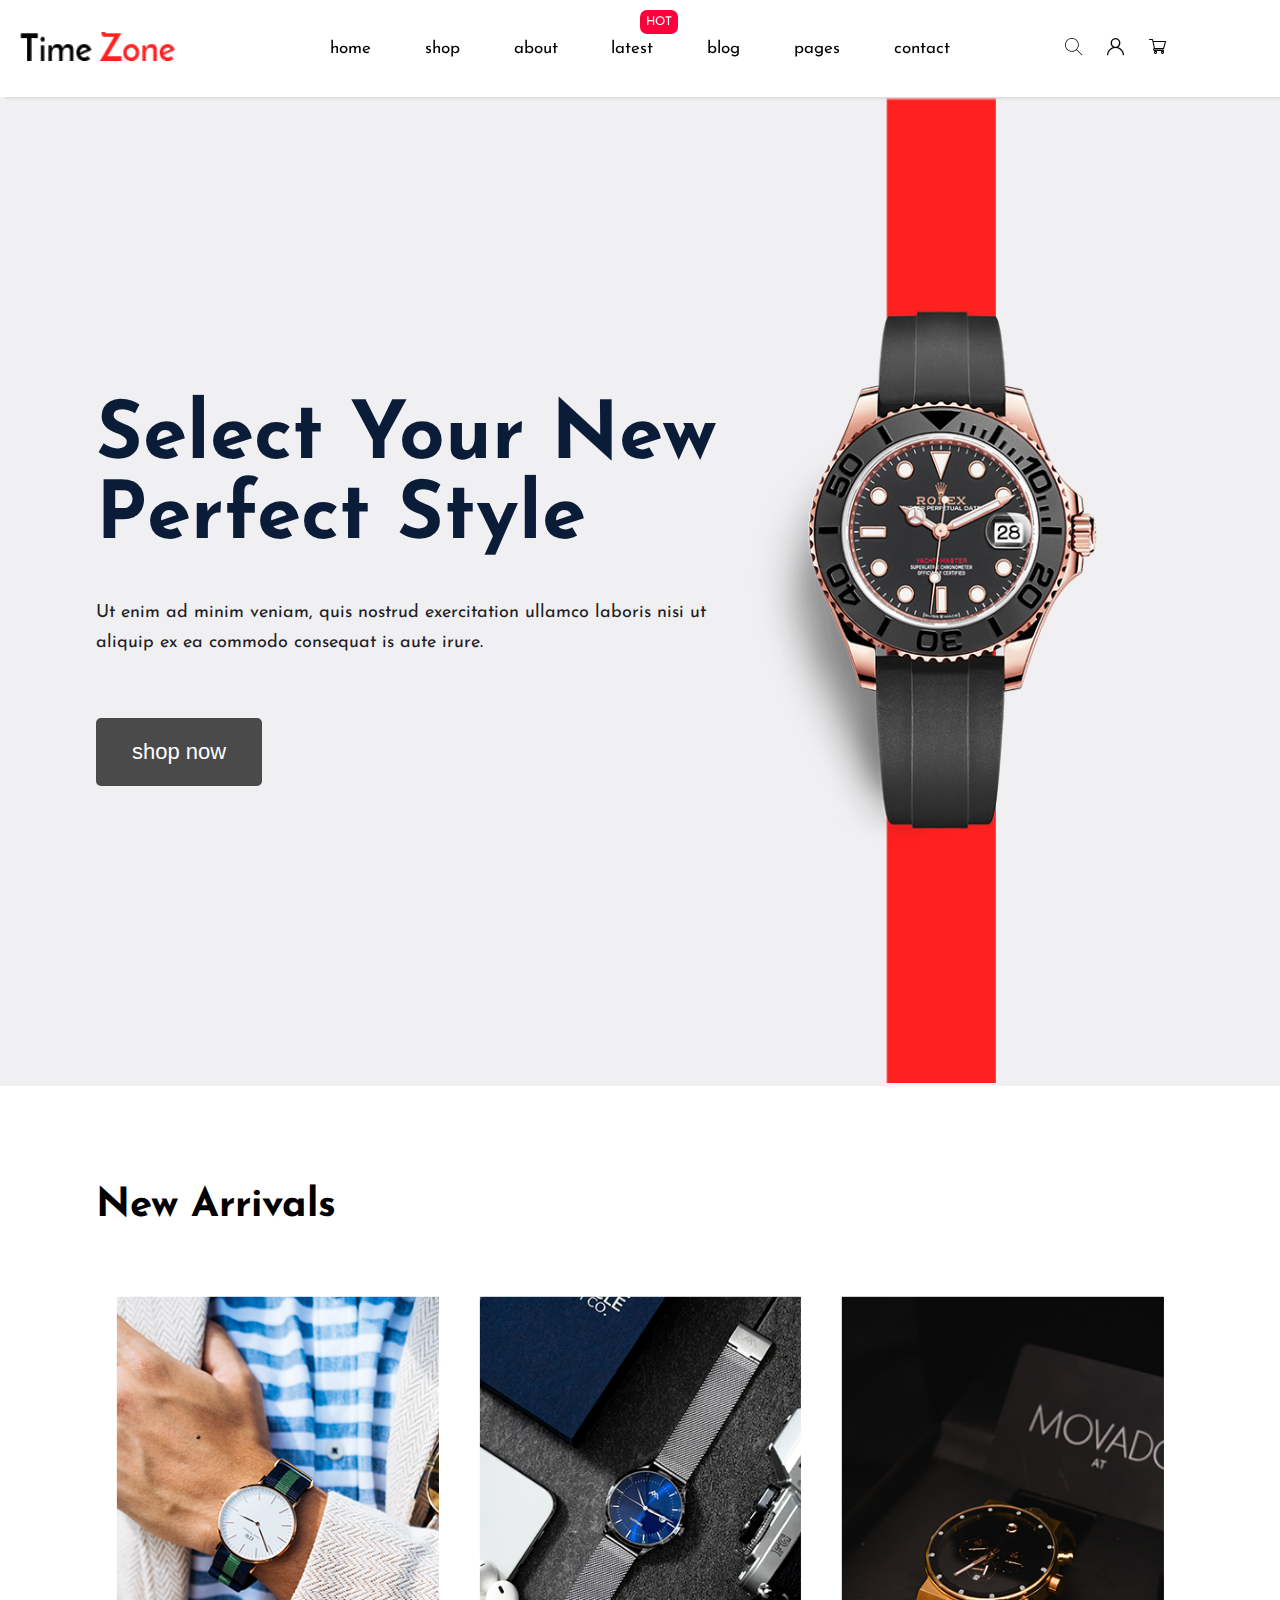
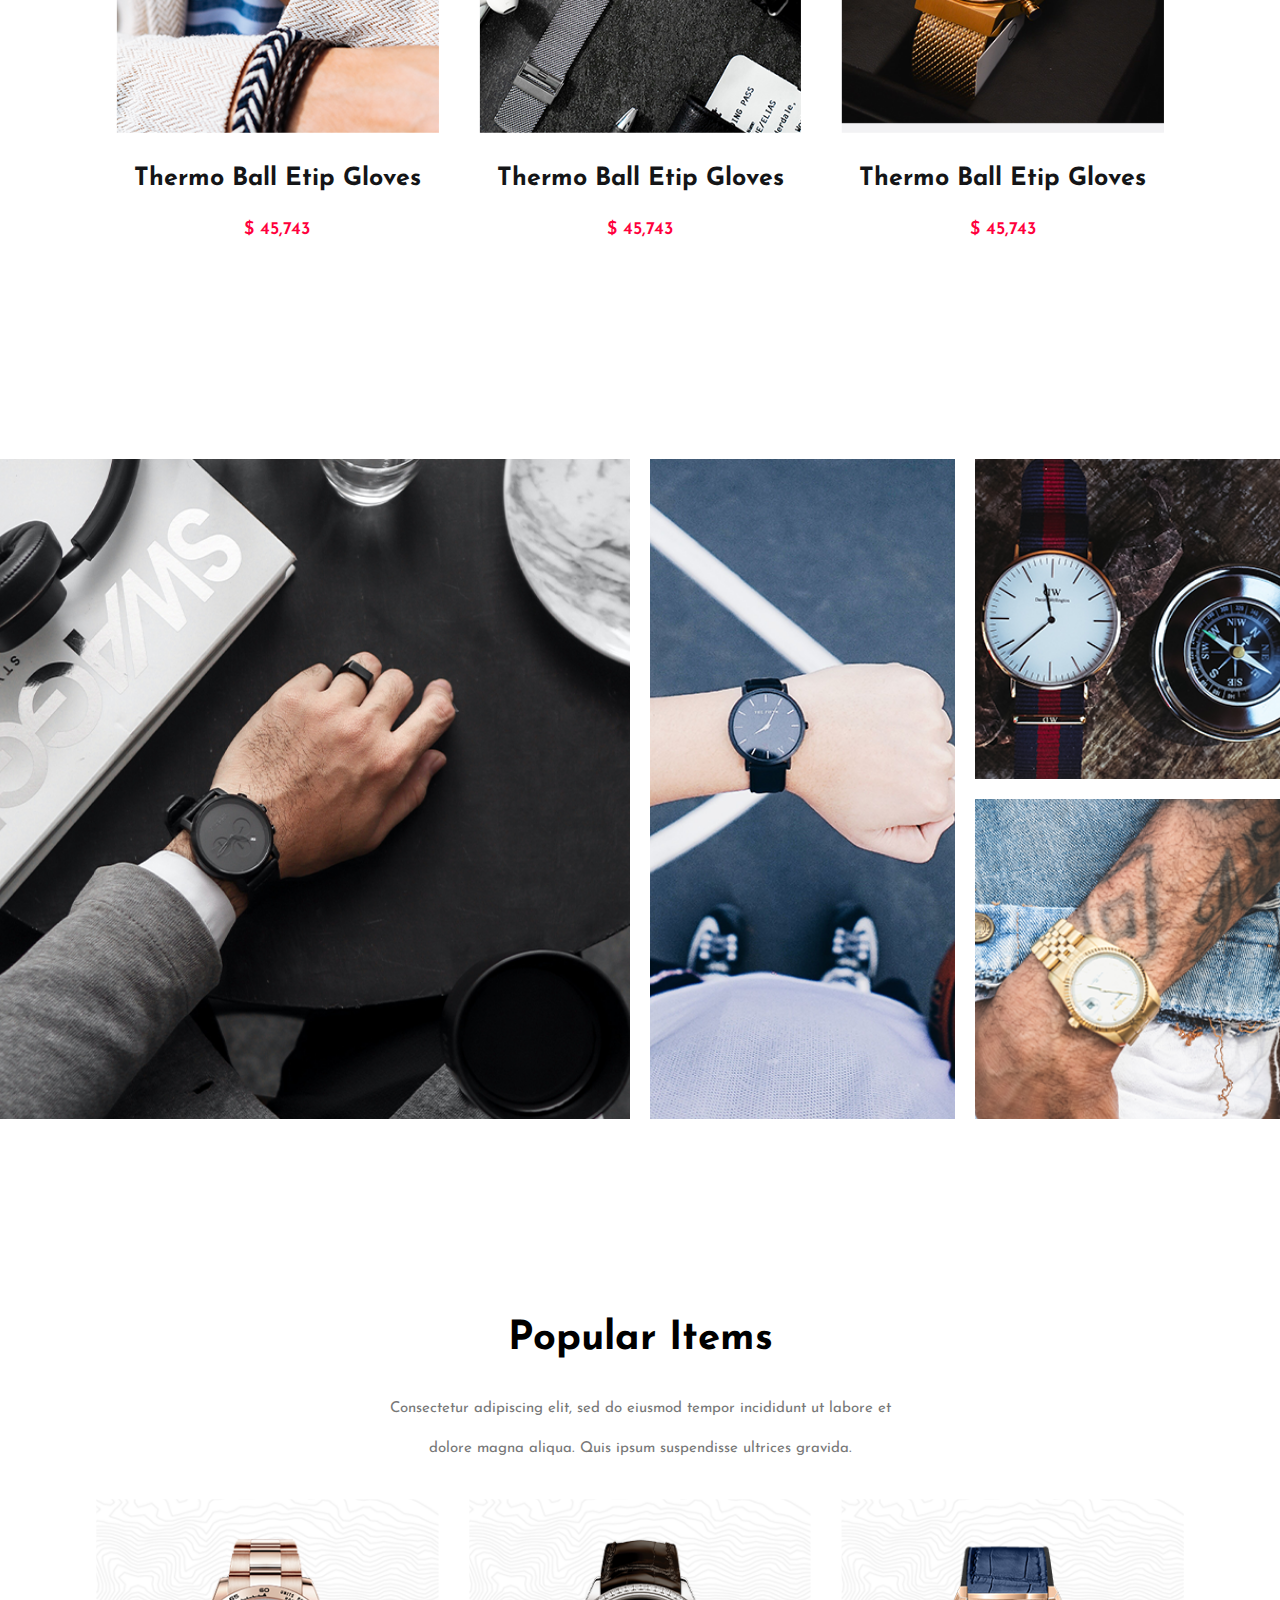
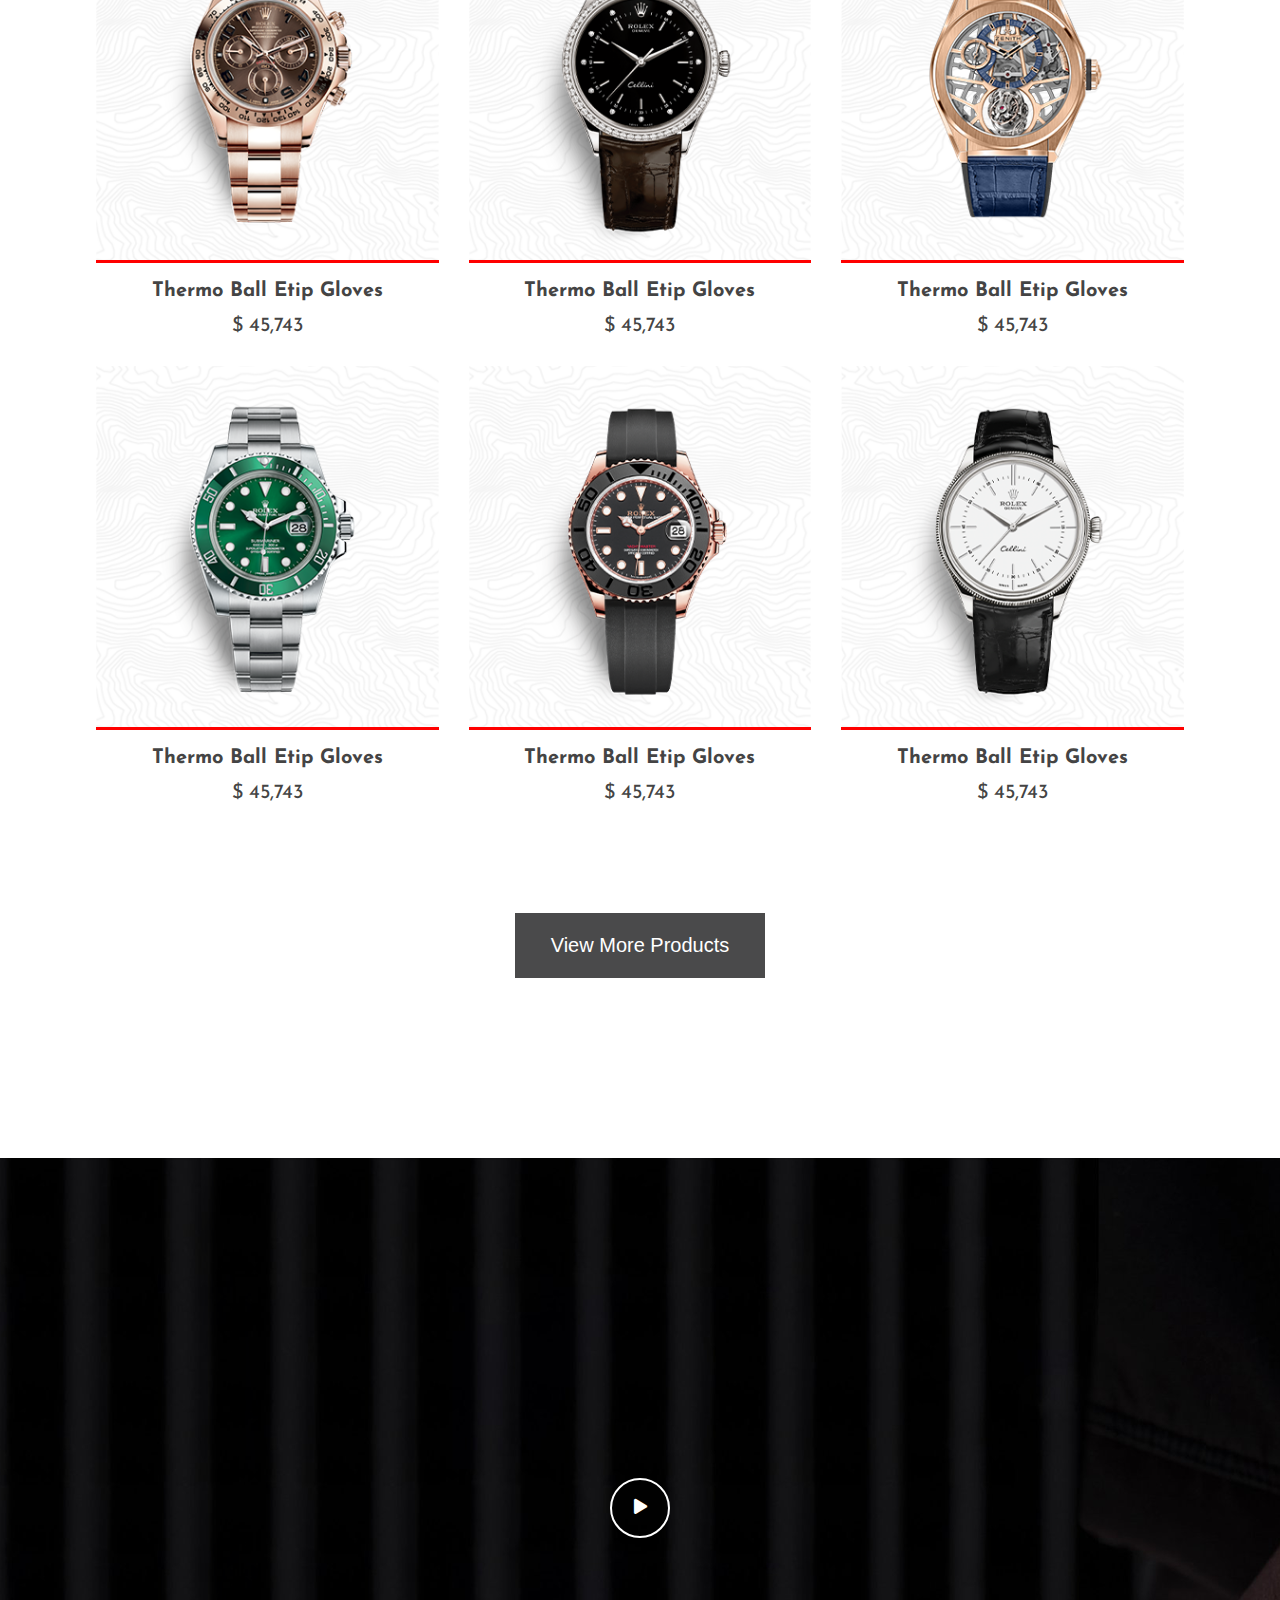
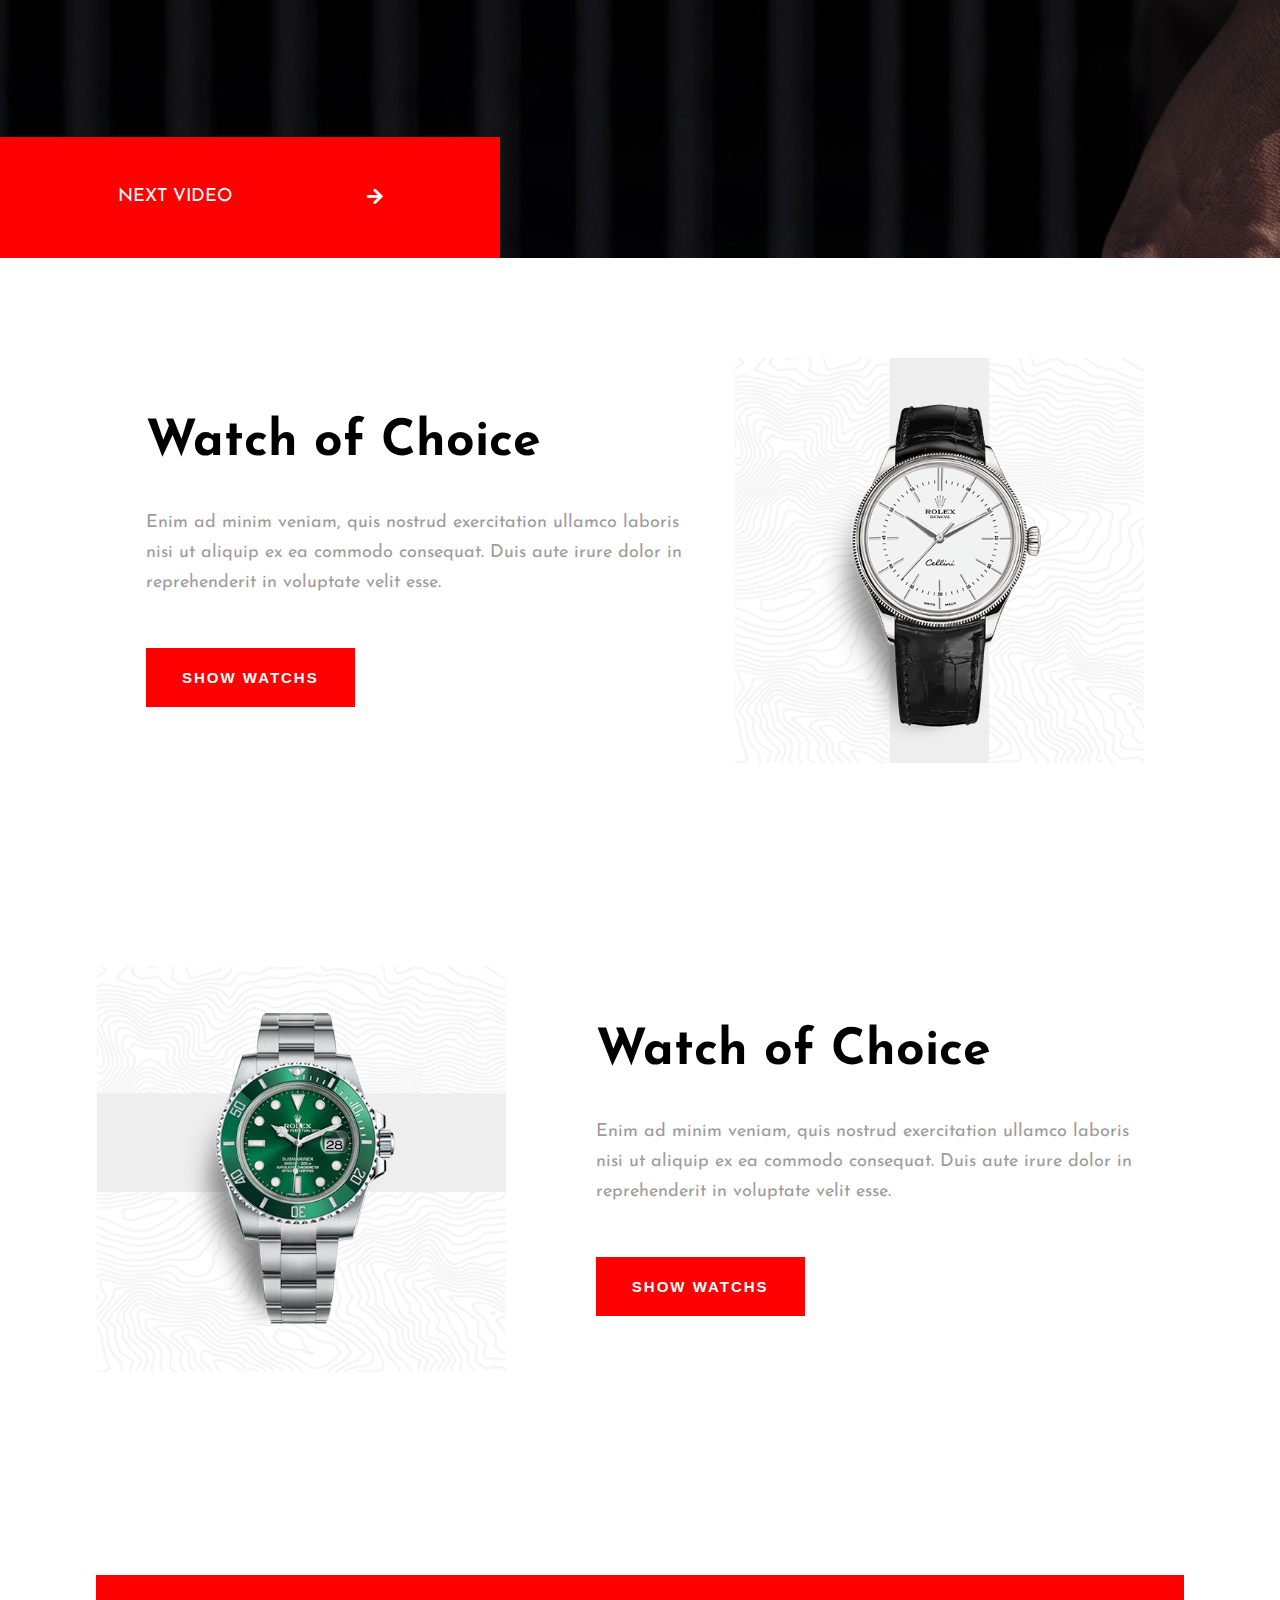
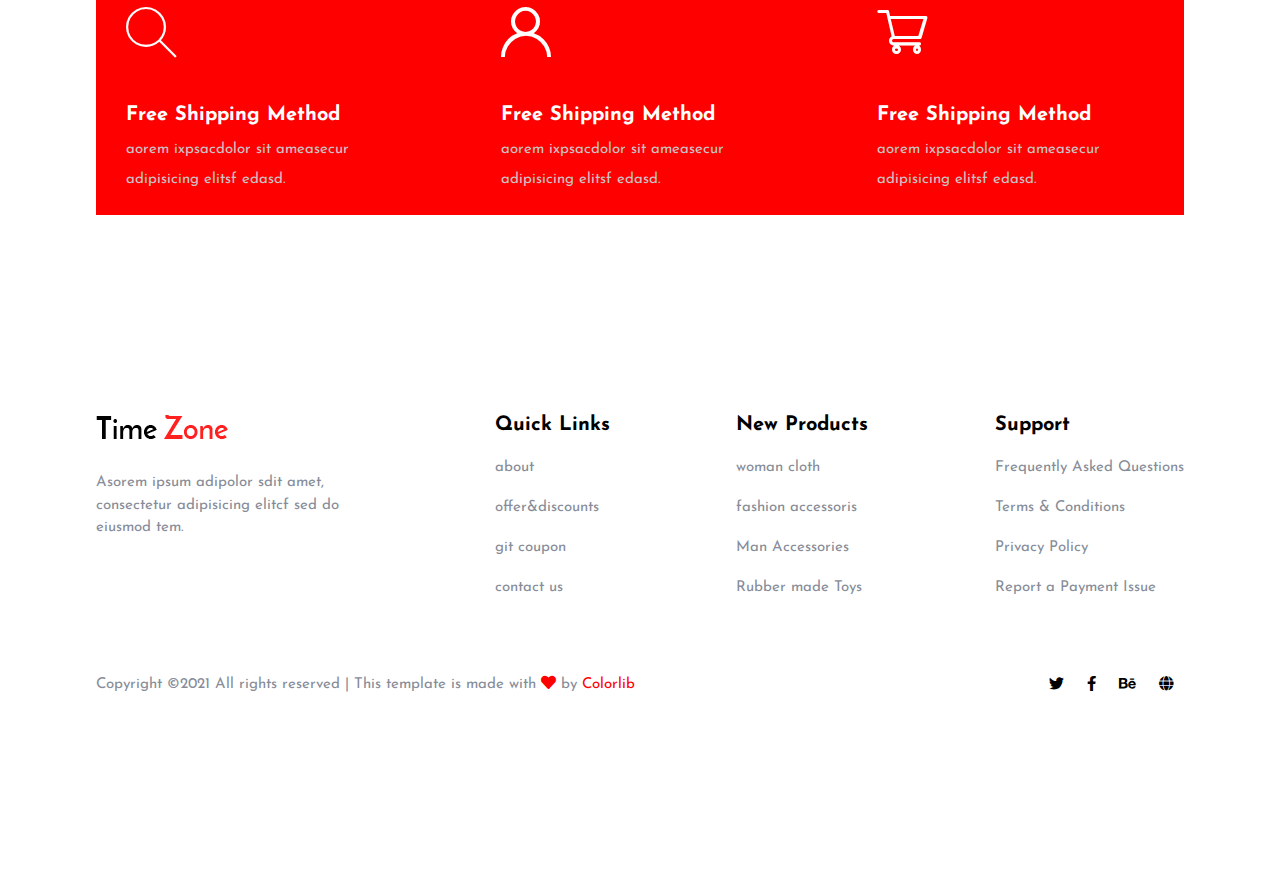
<file: index.html>
<!DOCTYPE html>
<html lang="en">
<head>
    <meta charset="UTF-8">
    <meta http-equiv="X-UA-Compatible" content="IE=edge">
    <meta name="viewport" content="width=device-width, initial-scale=1.0">
    <title>Document</title>
    <link rel="preconnect" href="https://fonts.googleapis.com">
<link rel="preconnect" href="https://fonts.gstatic.com" crossorigin>
<link href="https://fonts.googleapis.com/css2?family=Josefin+Sans:wght@200;300;400;500;600;700&display=swap" rel="stylesheet">
<link rel="stylesheet" type="text/css" href="css/font/flaticon.css">
<link rel="stylesheet" type="text/css" href="css/fonts/flaticon.css">
    <link rel="stylesheet" href="css/all.min.css">
    <link rel="stylesheet" href="css/style.css">


</head>
<body>
    <nav>
        <a href="#" class="timezone-logo"><img src="img/logo/logo.webp" alt="logo"></a>
        <label for="ntp">
            <i class="fas fa-bars"></i>
        </label>
        <input type="checkbox" id="ntp">
        <ul class="list">
            <li><a href="#">home</a></li>
            <li><a href="#">shop</a></li>
            <li><a href="#">about</a></li>
            <li><a href="#">latest</a>
                <ul class="product">
                    <li><a href="#">product list</a></li>
                    <li><a href="#">product details</a></li>
                </ul>
            </li>
            <li><a href="#">blog</a>
                <ul class="product">
                    <li><a href="#">blog</a></li>
                    <li><a href="#">blog details</a></li>
                </ul></li>
            <li><a href="#">pages</a>
                <ul class="product">
                    <li><a href="#">login</a></li>
                    <li><a href="#">cart</a></li>
                    <li><a href="#">element</a></li>
                    
                </ul></li>
            <li><a href="#">contact</a></li>
        </ul>
        <div class="icon">
            <a href="#"><i class="flaticon-search"></i></a>
            <a href="#"><i class="flaticon-user"></i></a>
            <a href="#"><i class="flaticon-shopping-cart"></i></a>
        </div>
    </nav>
    <header>
        <div class="container">
            <div class="row">
                <div class="header-content">
                    <h1>Select Your New Perfect Style</h1>
                    <p>Ut enim ad minim veniam, 
                    quis nostrud exercitation ullamco laboris nisi ut aliquip ex ea commodo consequat is aute irure.</p>
                    <button class="btn">shop now</button>
                </div>
                <div class="header-img">
                    <img src="img/hero/watch.webp" alt="watch">
                </div>

            </div>
        </div>
    </header>
        <section class="Arrivals">
            <div class="container">
                <h2>New Arrivals</h2>
            
                <div class="row">
                    <div class="photo-item">
                        <div class="photo">
                            <img src="img/gallery/new_product1.webp" alt="new_product1">
                        </div>
                        <div class="photo-info">
                            <p>Thermo Ball Etip Gloves</p>
                            <span>$ 45,743</span>
                        </div>
                    </div>
                    <div class="photo-item">
                        <div class="photo">
                            <img src="img/gallery/new_product2.webp" alt="new_product2">
                        </div>
                        <div class="photo-info">
                            <p>Thermo Ball Etip Gloves</p>
                            <span>$ 45,743</span>
                        </div>
                        

                    </div>
                    <div class="photo-item">
                        <div class="photo">
                            <img src="img/gallery/new_product3.webp" alt="new_product13">
                        </div>
                        <div class="photo-info">
                            <p>Thermo Ball Etip Gloves</p>
                            <span>$ 45,743</span>
                        </div>
                        

                    </div>

                </div>
            </div>
        </section>
        <section class="about">
            <div class="grid-container">
                <div class="grid-photo">
                    <img src="img/gallery/gallery1.webp" alt="gallery1">
                </div>
                <div class="grid-photo">
                    <img src="img/gallery/gallery2.webp" alt="gallery2">
                </div>
                <div class="grid-photo">
                    <img src="img/gallery/gallery3.webp" alt="gallery3">
                </div>
                <div class="grid-photo">
                    <img src="img/gallery/gallery4.webp" alt="gallery4">
                </div>
                
                
                
                
            </div>
        </section>
        
        <section class="Popular">
            <div class="container">
                <div class="popular-title">
                    <h2>Popular Items</h2>
                    <p>Consectetur adipiscing elit, sed do eiusmod tempor incididunt ut labore et dolore magna aliqua.
                        Quis ipsum suspendisse ultrices gravida.</p>
                    </div>
                        <div class="popular-watch">
                            <div class="popular-head">
                                <div class="popular-item">
                                    <img src="img/gallery/popular1.webp" alt="popular1.webp">
                                    <p>add to cart</p>
                                    <a href="#" class="icon"><i class="far fa-heart"></i></a>
                                </div>
                                <div class="popular-info">
                                    <a href="#">Thermo Ball Etip Gloves</a>
                                    <span>$ 45,743</span>
                                </div>
                            </div>
                            <div class="popular-head">
                                <div class="popular-item">
                                    <img src="img/gallery/popular2.webp" alt="popular2.webp">
                                    <p>add to cart</p>
                                    <a href="#" class="icon"><i class="far fa-heart"></i></a>
                                </div>
                                <div class="popular-info">
                                    <a href="#">Thermo Ball Etip Gloves</a>
                                    <span>$ 45,743</span>
                                </div>
                            </div>
                            <div class="popular-head">
                                <div class="popular-item">
                                    <img src="img/gallery/popular3.webp" alt="popular3.webp">
                                    <p>add to cart</p>
                                    <a href="#" class="icon"><i class="far fa-heart"></i></a>
                                </div>
                                <div class="popular-info">
                                    <a href="#">Thermo Ball Etip Gloves</a>
                                    <span>$ 45,743</span>
                                </div>
                            </div>
                            <div class="popular-head">
                                <div class="popular-item">
                                    <img src="img/gallery/popular4.webp" alt="popular4.webp">
                                    <p>add to cart</p>
                                    <a href="#" class="icon"><i class="far fa-heart"></i></a>
                                </div>
                                <div class="popular-info">
                                    <a href="#">Thermo Ball Etip Gloves</a>
                                    <span>$ 45,743</span>
                                </div>
                            </div>
                            <div class="popular-head">
                                <div class="popular-item">
                                    <img src="img/gallery/popular5.webp" alt="popular5.webp">
                                    <p>add to cart</p>
                                    <a href="#" class="icon"><i class="far fa-heart"></i></a>
                                </div>
                                <div class="popular-info">
                                    <a href="#">Thermo Ball Etip Gloves</a>
                                    <span>$ 45,743</span>
                                </div>
                            </div>
                            <div class="popular-head">
                                <div class="popular-item">
                                    <img src="img/gallery/popular6.webp" alt="popular6.webp">
                                    <p>add to cart</p>
                                    <a href="#" class="icon"><i class="far fa-heart"></i></a>
                                </div>
                                <div class="popular-info">
                                    <a href="#">Thermo Ball Etip Gloves</a>
                                    <span>$ 45,743</span>
                                </div>
                            </div>
                            <div class="popular-head child">
                                <button class="btn">
                                    View More Products
                                </button>
                            </div>
                            
                            
                        </div>
            </div>
            
            
        </section>
        <section class="bg">
            <div class="play">
                <a href="#"><i class="fas fa-play"></i></a>
            </div>
            
            <div class="bg-next">
                <span>NEXT VIDEO</span>
                <a href="#"><i class="fas fa-arrow-right"></i></i></a>
            </div>
        </section>
        <section class="watch">
            <div class="container">
                <div class="watch-item">
                    <div class="watch-info">
                        <h2>Watch of Choice</h2>
                        <p>Enim ad minim veniam, quis nostrud exercitation ullamco laboris nisi ut aliquip ex ea commodo consequat.
                        Duis aute irure dolor in reprehenderit in voluptate velit esse.</p>
                        <button class="btn"><a href="#"> show watchs</a></button>
                    </div>
                    <watch class="photo">
                        <img src="img/gallery/choce_watch1.webp" alt="choce_watch1">
                    </watch>
                </div>
            </div>
        </section>
        <section class="watch">
            <div class="container">
                <div class="watch-item">
                    <div class="photo">
                        <img src="img/gallery/choce_watch2.webp" alt="choce_watch2">
                    </div>
                    <div class="watch-info">
                        <h2>Watch of Choice</h2>
                        <p>Enim ad minim veniam, quis nostrud exercitation ullamco laboris nisi ut aliquip ex ea commodo consequat.
                        Duis aute irure dolor in reprehenderit in voluptate velit esse.</p>
                        <button class="btn"><a href="#"> show watchs</a></button>
                    </div>
                </div>
            </div>
        </section>
        <section class="red-area"> 
        <div class="container">
            <div class="red-area-head">
                <div class="red-area-item">
                    <i class="flaticon-box"></i>
                    <h4>Free Shipping Method</h4>
                    <p>aorem ixpsacdolor sit ameasecur adipisicing elitsf edasd.</p>
                </div>
                <div class="red-area-item">
                    <i class="flaticon-unlock"></i>
                    <h4>Free Shipping Method</h4>
                    <p>aorem ixpsacdolor sit ameasecur adipisicing elitsf edasd.</p>
                </div>
                <div class="red-area-item">
                    <i class="flaticon-refresh"></i>
                    <h4>Free Shipping Method</h4>
                    <p>aorem ixpsacdolor sit ameasecur adipisicing elitsf edasd.</p>
                </div>
                
            </div>
        </div>
        
        

        </section>
        <section class="footer">
            <div class="container">
                <div class="footer-top">
                    <div class="time-zone">
                        <a href="#"><img src="img/logo/logo2_footer.webp" alt="logo2_footer"></a>
                        <p>Asorem ipsum adipolor sdit amet, consectetur adipisicing elitcf sed do eiusmod tem.</p>
                    </div>
                    <div class="footer-list">
                        <h4>Quick Links</h4>
                        <ul>
                            <li><a href="#">about</a></li>
                            <li><a href="#">offer&discounts</a></li>
                            <li><a href="#">git coupon</a></li>
                            <li><a href="#">contact us</a></li>
                            
                        </ul>
                    </div>
                    <div class="footer-list">
                        <h4>New Products</h4>
                        <ul>
                            <li><a href="#">woman cloth</a></li>
                            <li><a href="#">fashion accessoris</a></li>
                            <li><a href="#">Man Accessories</a></li>
                            <li><a href="#">Rubber made Toys</a></li>
                            
                        </ul>
                    </div>
                    <div class="footer-list">
                        <h4>Support</h4>
                        <ul>
                            <li><a href="#">Frequently Asked Questions</a></li>
                            <li><a href="#">Terms & Conditions</a></li>
                            <li><a href="#">Privacy Policy</a></li>
                            <li><a href="#">Report a Payment Issue</a></li>
                            
                        </ul>
                    </div>
                </div>
                <div class="footer-down">
                
                    <p>Copyright ©2021 All rights reserved | This template is made with <i class="fas fa-heart"></i> by <span>Colorlib</span> </p>
                    <div class="footer-icon">
                        <a href="#"><i class="fab fa-twitter"></i></a>
                        <a href="#"><i class="fab fa-facebook-f"></i></a>
                        <a href="#"><i class="fab fa-behance"></i></a>
                        <a href="#"><i class="fas fa-globe"></i></a>
                    </div>
                </div>
            </div>
           
        </section>
</body>
</html>
</file>
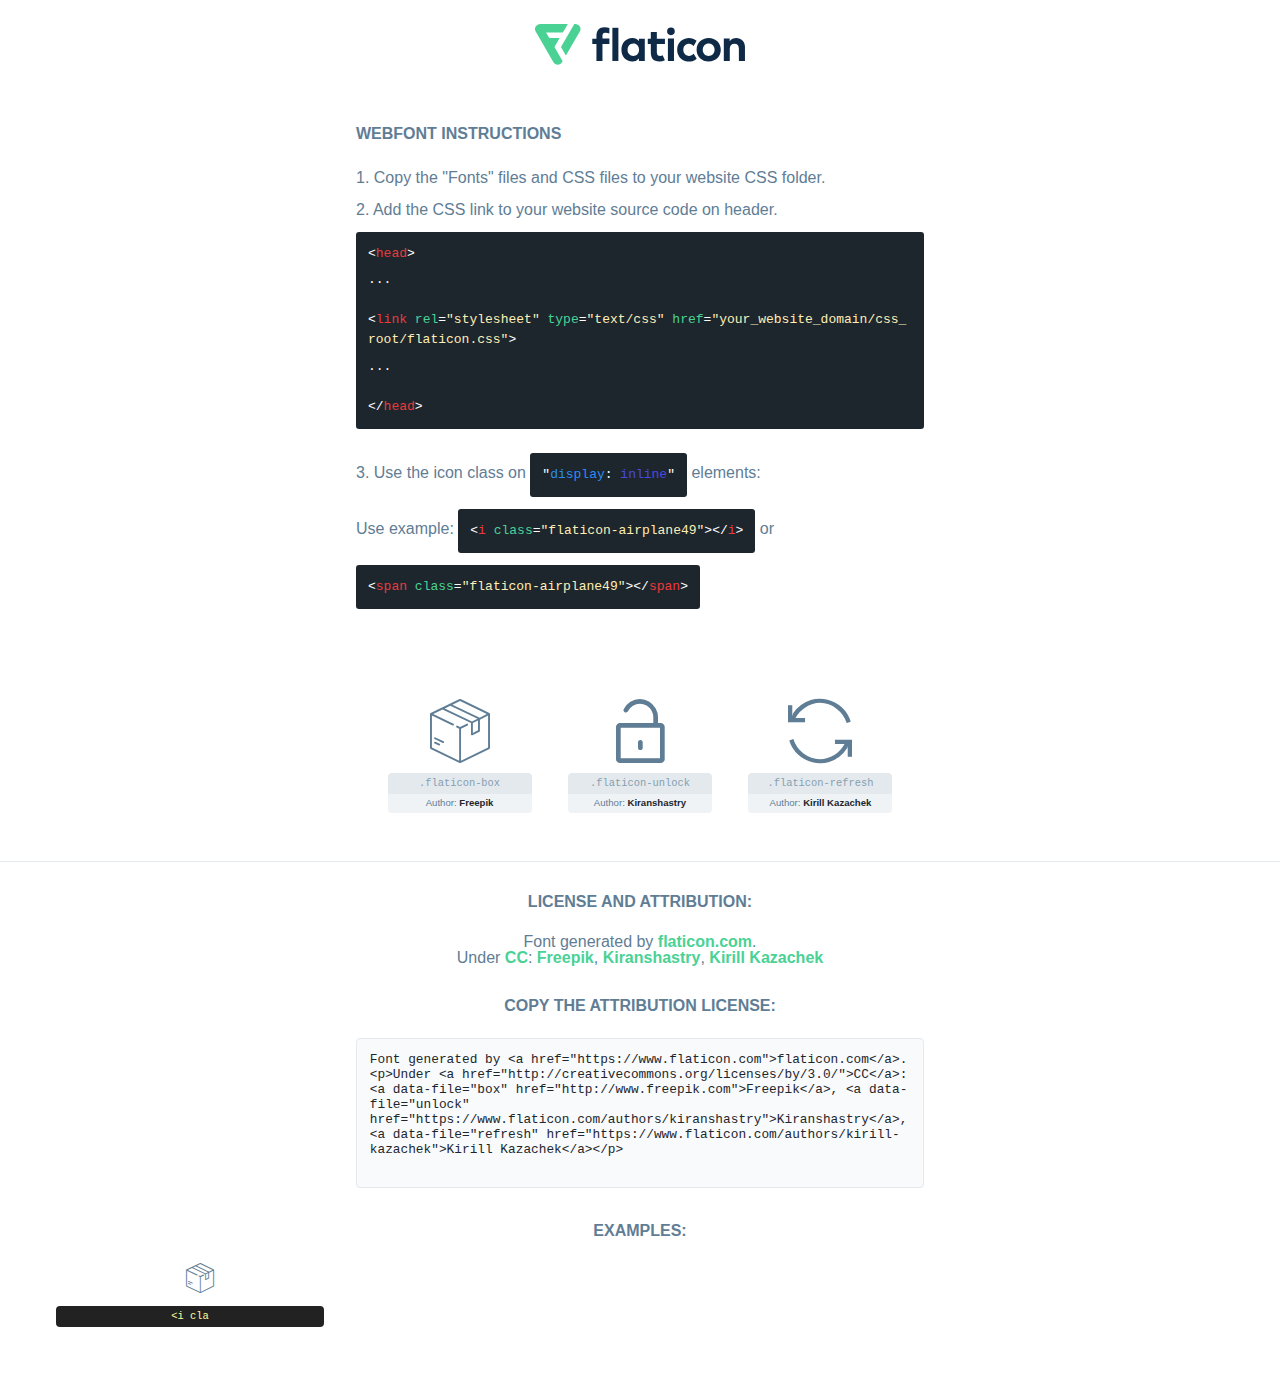
<file: css/font/flaticon.html>
<!DOCTYPE html>
<html lang="en">
<head>
    <title>Flaticon Webfont</title>
    <link rel="stylesheet" type="text/css" href="flaticon.css"/>
    <meta charset="UTF-8">
    <style>
        html, body, div, span, applet, object, iframe,
        h1, h2, h3, h4, h5, h6, p, blockquote, pre,
        a, abbr, acronym, address, big, cite, code,
        del, dfn, em, img, ins, kbd, q, s, samp,
        small, strike, strong, sub, sup, tt, var,
        b, u, i, center,
        dl, dt, dd, ol, ul, li,
        fieldset, form, label, legend,
        table, caption, tbody, tfoot, thead, tr, th, td,
        article, aside, canvas, details, embed,
        figure, figcaption, footer, header, hgroup,
        menu, nav, output, ruby, section, summary,
        time, mark, audio, video {
            margin: 0;
            padding: 0;
            border: 0;
            font-size: 100%;
            font: inherit;
            vertical-align: baseline;
        }

        /* HTML5 display-role reset for older browsers */
        article, aside, details, figcaption, figure,
        footer, header, hgroup, menu, nav, section {
            display: block;
        }

        body {
            line-height: 1;
        }

        ol, ul {
            list-style: none;
        }

        blockquote, q {
            quotes: none;
        }

        blockquote:before, blockquote:after,
        q:before, q:after {
            content: '';
            content: none;
        }

        table {
            border-collapse: collapse;
            border-spacing: 0;
        }

        body {
            font-family: Helvetica, Arial, sans-serif;
            font-size: 16px;
            color: #5f7d95;
        }

        a {
            color: #4AD295;
            font-weight: bold;
            text-decoration: none;
        }

        * {
            -moz-box-sizing: border-box;
            -webkit-box-sizing: border-box;
            box-sizing: border-box;
            margin: 0;
            padding: 0;
        }

        [class^="flaticon-"]:before, [class*=" flaticon-"]:before, [class^="flaticon-"]:after, [class*=" flaticon-"]:after {
            font-family: Flaticon;
            font-size: 30px;
            font-style: normal;
            margin-left: 20px;
            color: #333;
        }

        .wrapper {
            max-width: 600px;
            margin: auto;
            padding: 0 1em;
        }

        .title {
            margin-bottom: 24px;
            text-transform: uppercase;
            font-weight: bold;
        }

        header {
            text-align: center;
            padding: 24px;
        }

        header .logo {
            width: 210px;
            height: auto;
            border: none;
            display: inline-block;
        }

        header strong {
            font-size: 28px;
            font-weight: 500;
            vertical-align: middle;
        }

        .demo {
            margin: 2em auto;
            line-height: 1.25em;
        }

        .demo ul li {
            margin-bottom: 12px;
        }

        .demo ul li code {
            background-color: #1D262D;
            border-radius: 3px;
            padding: 12px;
            display: inline-block;
            color: #fff;
            font-family: Consolas, Monaco, Lucida Console, Liberation Mono, DejaVu Sans Mono, Bitstream Vera Sans Mono, Courier New, monospace;
            font-weight: lighter;
            margin-top: 12px;
            font-size: 13px;
            word-break: break-all;
        }

        .demo ul li code .red {
            color: #EC3A3B;
        }

        .demo ul li code .green {
            color: #4AD295;
        }

        .demo ul li code .yellow {
            color: #FFEEB6;
        }

        .demo ul li code .blue {
            color: #2C8CF4;
        }

        .demo ul li code .purple {
            color: #4949E7;
        }

        .demo ul li code .dots {
            margin-top: 0.5em;
            display: block;
        }

        #glyphs {
            border-bottom: 1px solid #E3E9ED;
            padding: 2em 0;
            text-align: center;
        }

        .glyph {
            display: inline-block;
            width: 9em;
            margin: 1em;
            text-align: center;
            vertical-align: top;
            background: #FFF;
        }

        .glyph .flaticon {
            padding: 10px;
            display: block;
            font-family: "Flaticon";
            font-size: 64px;
            line-height: 1;
        }

        .glyph .flaticon:before {
            font-size: 64px;
            color: #5f7d95;
            margin-left: 0;
        }

        .class-name {
            font-size: 0.65em;
            background-color: #E3E9ED;
            color: #869FB2;
            border-radius: 4px 4px 0 0;
            padding: 0.5em;
            font-family: Consolas, Monaco, Lucida Console, Liberation Mono, DejaVu Sans Mono, Bitstream Vera Sans Mono, Courier New, monospace;
        }

        .author-name {
            font-size: 0.6em;
            background-color: #EFF3F6;
            border-top: 0;
            border-radius: 0 0 4px 4px;
            padding: 0.5em;
        }

        .author-name a {
            color: #1D262D;
        }

        .class-name:last-child {
            font-size: 10px;
            color: #888;
        }

        .class-name:last-child a {
            font-size: 10px;
            color: #555;
        }

        .glyph > input {
            display: block;
            width: 100px;
            margin: 5px auto;
            text-align: center;
            font-size: 12px;
            cursor: text;
        }

        .glyph > input.icon-input {
            font-family: "Flaticon";
            font-size: 16px;
            margin-bottom: 10px;
        }

        .attribution .title {
            margin-top: 2em;
        }

        .attribution textarea {
            background-color: #F8FAFB;
            color: #1D262D;
            padding: 1em;
            border: none;
            box-shadow: none;
            border: 1px solid #E3E9ED;
            border-radius: 4px;
            resize: none;
            width: 100%;
            height: 150px;
            font-size: 0.8em;
            font-family: Consolas, Monaco, Lucida Console, Liberation Mono, DejaVu Sans Mono, Bitstream Vera Sans Mono, Courier New, monospace;
            -webkit-appearance: none;
        }

        .attribution textarea:hover {
            border-color: #CFD9E0;
        }

        .attribution textarea:focus {
            border-color: #4AD295;
        }

        .iconsuse {
            margin: 2em auto;
            text-align: center;
            max-width: 1200px;
        }

        .iconsuse:after {
            content: '';
            display: table;
            clear: both;
        }

        .iconsuse .image {
            float: left;
            width: 25%;
            padding: 0 1em;
        }

        .iconsuse .image p {
            margin-bottom: 1em;
        }

        .iconsuse .image span {
            display: block;
            font-size: 0.65em;
            background-color: #222;
            color: #fff;
            border-radius: 4px;
            padding: 0.5em;
            color: #FFFF99;
            margin-top: 1em;
            font-family: Consolas, Monaco, Lucida Console, Liberation Mono, DejaVu Sans Mono, Bitstream Vera Sans Mono, Courier New, monospace;
        }

        .flaticon:before {
            color: #5f7d95;
        }

        #footer {
            text-align: center;
            background-color: #1D262D;
            color: #869FB2;
            padding: 12px;
            font-size: 14px;
        }

        #footer a {
            font-weight: normal;
        }

        @media (max-width: 960px) {
            .iconsuse .image {
                width: 50%;
            }
        }

        .preview {
            width: 100px;
            display: inline-block;
            margin: 10px;
        }

        .preview .inner {
            display: inline-block;
            width: 100%;
            text-align: center;
            background: #f5f5f5;
            -webkit-border-radius: 3px 3px 0 0;
            -moz-border-radius: 3px 3px 0 0;
            border-radius: 3px 3px 0 0;
        }

        .preview .inner  {
            line-height: 85px;
            font-size: 40px;
            color: #333;
        }

        .label {
            display: inline-block;
            width: 100%;
            box-sizing: border-box;
            padding: 5px;
            font-size: 10px;
            font-family: Monaco, monospace;
            color: #666;
            white-space: nowrap;
            overflow: hidden;
            text-overflow: ellipsis;
            background: #ddd;
            -webkit-border-radius: 0 0 3px 3px;
            -moz-border-radius: 0 0 3px 3px;
            border-radius: 0 0 3px 3px;
            color: #666;
        }
    </style>
</head>
<body>
    <header>
        <a href="https://www.flaticon.com/" target="_blank" class="logo">
            <svg xmlns="http://www.w3.org/2000/svg" viewBox="0 0 394.3 76.5">
                <path d="M156.6,69.4H145.3V7.1h11.3Z" style="fill:#0e2a47"/>
                <path d="M206.2,69.4h-11V64.8a15.4,15.4,0,0,1-12.6,5.7c-11.6,0-20.3-9.5-20.3-22.1s8.8-22.1,20.3-22.1a15.4,15.4,0,0,1,12.6,5.8V27.5h11Zm-32.4-21c0,6.4,4.2,11.6,10.8,11.6s10.8-4.9,10.8-11.6-4.4-11.6-10.8-11.6S173.9,42,173.9,48.4Z"
                      style="fill:#0e2a47"/>
                <path d="M262.5,13.7a7.2,7.2,0,0,1-14.4,0,7.2,7.2,0,1,1,14.4,0ZM261,69.4H249.6v-42H261Z"
                      style="fill:#0e2a47"/>
                <path id="_Trazado_" data-name="&lt;Trazado&gt;"
                      d="M139.6,17.8a16.6,16.6,0,0,0-8-1.4c-3.2.4-4.9,2-4.9,5.9v5.1h13V37.5h-13v32H115.4v-32h-7.8v-10h7.8V22.2c0-9.9,5.2-16.3,15-16.3a23.4,23.4,0,0,1,9.3,1.8Z"
                      style="fill:#0e2a47"/>
                <path d="M235.1,60c-3.5,0-6.3-1.9-6.3-7.1V37.5H244v-10H228.8V15H217.5V27.5h-5.7v10h5.7V53.7c0,10.9,5.3,16.8,15.7,16.8A22.9,22.9,0,0,0,244,68l-4.3-9.1A12.3,12.3,0,0,1,235.1,60Z"
                      style="fill:#0e2a47"/>
                <path d="M348.9,48.4c0,12.6-9.7,22.1-22.7,22.1s-22.7-9.4-22.7-22.1,9.6-22.1,22.7-22.1S348.9,35.8,348.9,48.4Zm-33.9,0c0,6.8,4.8,11.6,11.1,11.6s11.2-4.8,11.2-11.6-4.8-11.6-11.2-11.6S315.1,41.6,315.1,48.4Z"
                      style="fill:#0e2a47"/>
                <path d="M394.3,42.7V69.4H382.9V46.3c0-6.1-3-9.4-8.2-9.4s-8.9,3.2-8.9,9.5v23H354.6v-42h11v4.9c3-4.5,7.6-6.1,12.3-6.1C387.5,26.3,394.3,33,394.3,42.7Z"
                      style="fill:#0e2a47"/>
                <path d="M298,55.7h0a12.4,12.4,0,0,1-8.2,4.2h-.9l-1.8-.2a10,10,0,0,1-7.4-5.6,13.2,13.2,0,0,1-1.2-5.8,13,13,0,0,1,1.3-5.9,10.1,10.1,0,0,1,7.5-5.5h2.4a11.7,11.7,0,0,1,8.3,4.2l5.5-9.6a19.9,19.9,0,0,0-8.1-4.3,23.4,23.4,0,0,0-6.1-.8,25.2,25.2,0,0,0-7.5,1.1,20.9,20.9,0,0,0-8,4.6,21.9,21.9,0,0,0-6.8,16.4,21.9,21.9,0,0,0,6.7,16.3,20.9,20.9,0,0,0,8,4.6,25.2,25.2,0,0,0,7.7,1.2,23.6,23.6,0,0,0,6.2-.8,20,20,0,0,0,8.1-4.4Z"
                      style="fill:#0e2a47"/>
                <path d="M46.3,26.5H26.9L20.8,16H52.4L61.6,0H9.4A9.3,9.3,0,0,0,1.3,4.7a9.3,9.3,0,0,0,0,9.4L34.6,71.8a9.4,9.4,0,0,0,16.2,0l1.1-1.9L36.6,43.3Z"
                      style="fill:#4ad295"/>
                <path d="M84.2,4.7A9.3,9.3,0,0,0,76.1,0H73.8l-25,43.3,9.2,16L84.2,14A9.3,9.3,0,0,0,84.2,4.7Z"
                      style="fill:#4ad295"/>
            </svg>
        </a>
    </header>
    <section class="demo wrapper">

        <p class="title">Webfont Instructions</p>

        <ul>
            <li>
                <span class="num">1. </span>Copy the "Fonts" files and CSS files to your website CSS folder.
            </li>
            <li>
                <span class="num">2. </span>Add the CSS link to your website source code on header.
                <code class="big">
                    &lt;<span class="red">head</span>&gt;
                    <br/><span class="dots">...</span>
                    <br/>&lt;<span class="red">link</span> <span class="green">rel</span>=<span
                        class="yellow">"stylesheet"</span> <span class="green">type</span>=<span
                        class="yellow">"text/css"</span> <span class="green">href</span>=<span class="yellow">"your_website_domain/css_root/flaticon.css"</span>&gt;
                    <br/><span class="dots">...</span>
                    <br/>&lt;/<span class="red">head</span>&gt;
                </code>
            </li>

            <li>
                <p>
                    <span class="num">3. </span>Use the icon class on <code>"<span class="blue">display</span>:<span
                        class="purple"> inline</span>"</code> elements:
                    <br/>
                    Use example: <code>&lt;<span class="red">i</span> <span class="green">class</span>=<span class="yellow">&quot;flaticon-airplane49&quot;</span>&gt;&lt;/<span
                        class="red">i</span>&gt;</code> or <code>&lt;<span class="red">span</span> <span
                        class="green">class</span>=<span class="yellow">&quot;flaticon-airplane49&quot;</span>&gt;&lt;/<span
                        class="red">span</span>&gt;</code>
            </li>
        </ul>

    </section>
    <section id="glyphs">
            <div class="glyph">
                <i class="flaticon flaticon-box"></i>
                <div class="class-name">.flaticon-box</div>
                <div class="author-name">Author: <a data-file="box" href="http://www.freepik.com">Freepik</a> </div>
            </div>

            <div class="glyph">
                <i class="flaticon flaticon-unlock"></i>
                <div class="class-name">.flaticon-unlock</div>
                <div class="author-name">Author: <a data-file="unlock" href="https://www.flaticon.com/authors/kiranshastry">Kiranshastry</a> </div>
            </div>

            <div class="glyph">
                <i class="flaticon flaticon-refresh"></i>
                <div class="class-name">.flaticon-refresh</div>
                <div class="author-name">Author: <a data-file="refresh" href="https://www.flaticon.com/authors/kirill-kazachek">Kirill Kazachek</a> </div>
            </div>

    </section>

    <section class="attribution wrapper"   style="text-align:center;">

        <div class="title">License and attribution:</div><div class="attrDiv">Font generated by <a href="https://www.flaticon.com">flaticon.com</a>. <div><p>Under <a href="http://creativecommons.org/licenses/by/3.0/">CC</a>: <a data-file="box" href="http://www.freepik.com">Freepik</a>, <a data-file="unlock" href="https://www.flaticon.com/authors/kiranshastry">Kiranshastry</a>, <a data-file="refresh" href="https://www.flaticon.com/authors/kirill-kazachek">Kirill Kazachek</a></p>  </div>
        </div>
        <div class="title">Copy the Attribution License:</div>

        <textarea onclick="this.focus();this.select();">Font generated by &lt;a href=&quot;https://www.flaticon.com&quot;&gt;flaticon.com&lt;/a&gt;. <p>Under <a href="http://creativecommons.org/licenses/by/3.0/">CC</a>: <a data-file="box" href="http://www.freepik.com">Freepik</a>, <a data-file="unlock" href="https://www.flaticon.com/authors/kiranshastry">Kiranshastry</a>, <a data-file="refresh" href="https://www.flaticon.com/authors/kirill-kazachek">Kirill Kazachek</a></p> 
        </textarea>

    </section>

    <section class="iconsuse">

        <div class="title">Examples:</div>
            <div class="image">
                <p>
                    <i class="flaticon flaticon-box"></i>
                    <span>&lt;i cla
</file>
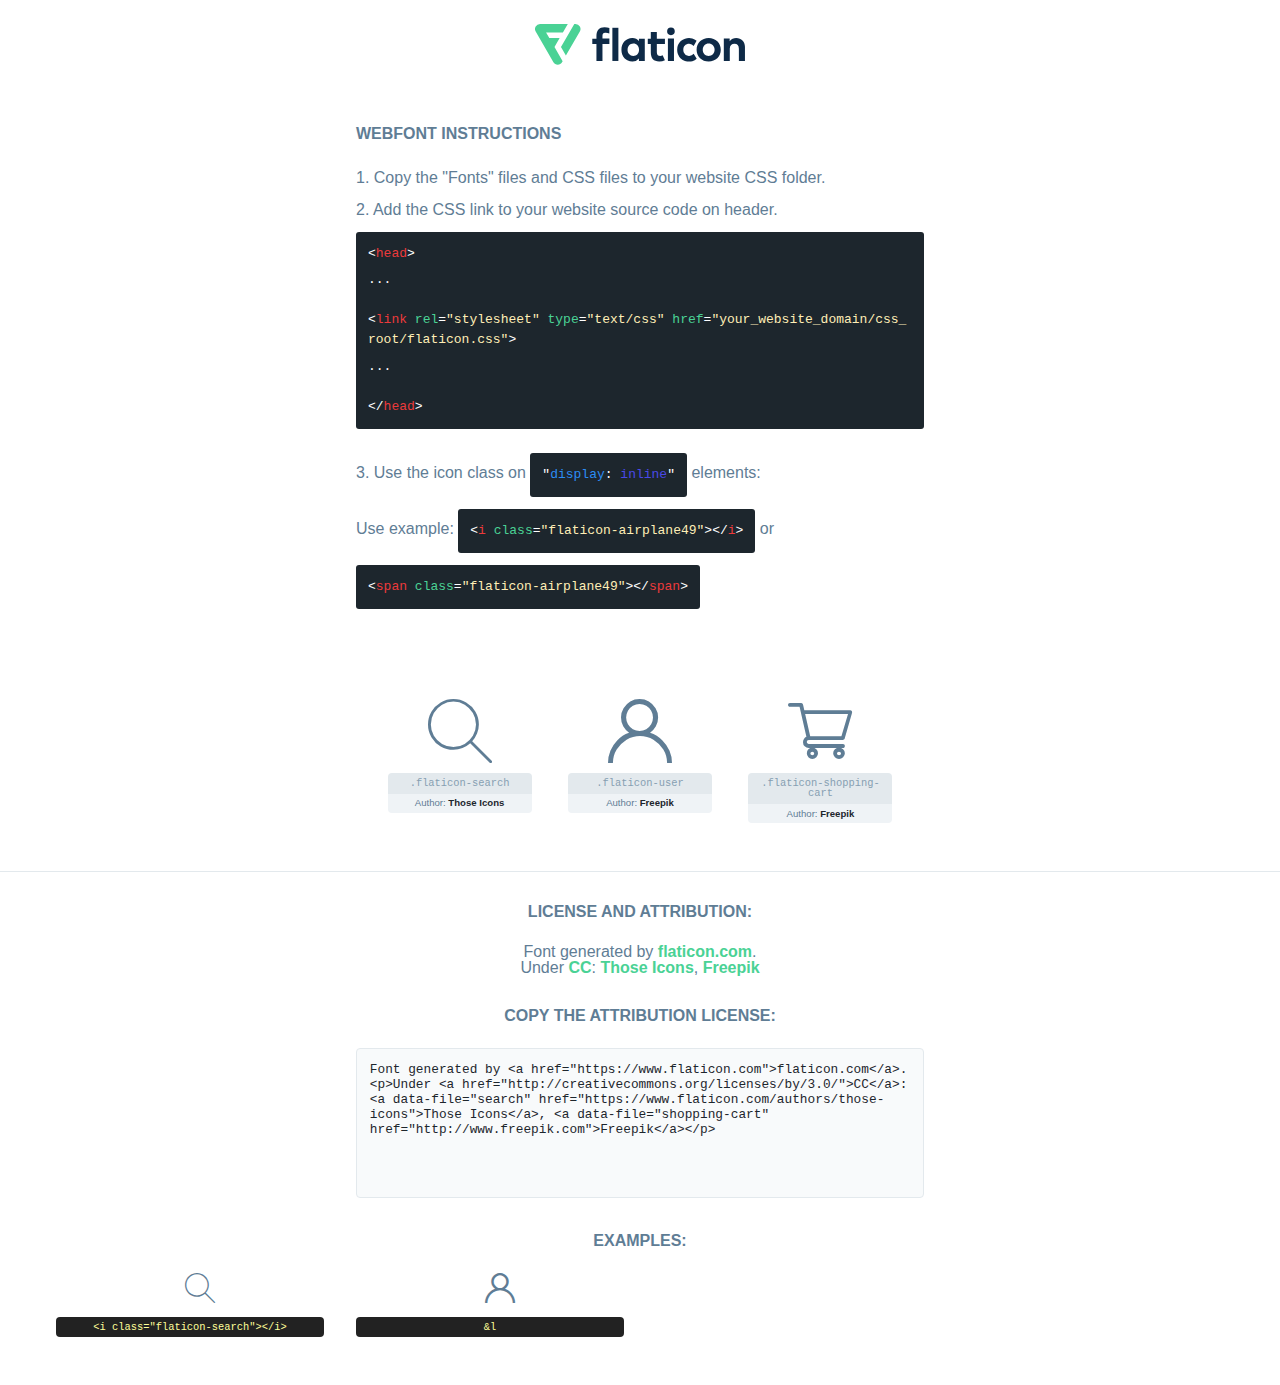
<file: css/fonts/flaticon.html>
<!DOCTYPE html>
<html lang="en">
<head>
    <title>Flaticon Webfont</title>
    <link rel="stylesheet" type="text/css" href="flaticon.css"/>
    <meta charset="UTF-8">
    <style>
        html, body, div, span, applet, object, iframe,
        h1, h2, h3, h4, h5, h6, p, blockquote, pre,
        a, abbr, acronym, address, big, cite, code,
        del, dfn, em, img, ins, kbd, q, s, samp,
        small, strike, strong, sub, sup, tt, var,
        b, u, i, center,
        dl, dt, dd, ol, ul, li,
        fieldset, form, label, legend,
        table, caption, tbody, tfoot, thead, tr, th, td,
        article, aside, canvas, details, embed,
        figure, figcaption, footer, header, hgroup,
        menu, nav, output, ruby, section, summary,
        time, mark, audio, video {
            margin: 0;
            padding: 0;
            border: 0;
            font-size: 100%;
            font: inherit;
            vertical-align: baseline;
        }

        /* HTML5 display-role reset for older browsers */
        article, aside, details, figcaption, figure,
        footer, header, hgroup, menu, nav, section {
            display: block;
        }

        body {
            line-height: 1;
        }

        ol, ul {
            list-style: none;
        }

        blockquote, q {
            quotes: none;
        }

        blockquote:before, blockquote:after,
        q:before, q:after {
            content: '';
            content: none;
        }

        table {
            border-collapse: collapse;
            border-spacing: 0;
        }

        body {
            font-family: Helvetica, Arial, sans-serif;
            font-size: 16px;
            color: #5f7d95;
        }

        a {
            color: #4AD295;
            font-weight: bold;
            text-decoration: none;
        }

        * {
            -moz-box-sizing: border-box;
            -webkit-box-sizing: border-box;
            box-sizing: border-box;
            margin: 0;
            padding: 0;
        }

        [class^="flaticon-"]:before, [class*=" flaticon-"]:before, [class^="flaticon-"]:after, [class*=" flaticon-"]:after {
            font-family: Flaticon;
            font-size: 30px;
            font-style: normal;
            margin-left: 20px;
            color: #333;
        }

        .wrapper {
            max-width: 600px;
            margin: auto;
            padding: 0 1em;
        }

        .title {
            margin-bottom: 24px;
            text-transform: uppercase;
            font-weight: bold;
        }

        header {
            text-align: center;
            padding: 24px;
        }

        header .logo {
            width: 210px;
            height: auto;
            border: none;
            display: inline-block;
        }

        header strong {
            font-size: 28px;
            font-weight: 500;
            vertical-align: middle;
        }

        .demo {
            margin: 2em auto;
            line-height: 1.25em;
        }

        .demo ul li {
            margin-bottom: 12px;
        }

        .demo ul li code {
            background-color: #1D262D;
            border-radius: 3px;
            padding: 12px;
            display: inline-block;
            color: #fff;
            font-family: Consolas, Monaco, Lucida Console, Liberation Mono, DejaVu Sans Mono, Bitstream Vera Sans Mono, Courier New, monospace;
            font-weight: lighter;
            margin-top: 12px;
            font-size: 13px;
            word-break: break-all;
        }

        .demo ul li code .red {
            color: #EC3A3B;
        }

        .demo ul li code .green {
            color: #4AD295;
        }

        .demo ul li code .yellow {
            color: #FFEEB6;
        }

        .demo ul li code .blue {
            color: #2C8CF4;
        }

        .demo ul li code .purple {
            color: #4949E7;
        }

        .demo ul li code .dots {
            margin-top: 0.5em;
            display: block;
        }

        #glyphs {
            border-bottom: 1px solid #E3E9ED;
            padding: 2em 0;
            text-align: center;
        }

        .glyph {
            display: inline-block;
            width: 9em;
            margin: 1em;
            text-align: center;
            vertical-align: top;
            background: #FFF;
        }

        .glyph .flaticon {
            padding: 10px;
            display: block;
            font-family: "Flaticon";
            font-size: 64px;
            line-height: 1;
        }

        .glyph .flaticon:before {
            font-size: 64px;
            color: #5f7d95;
            margin-left: 0;
        }

        .class-name {
            font-size: 0.65em;
            background-color: #E3E9ED;
            color: #869FB2;
            border-radius: 4px 4px 0 0;
            padding: 0.5em;
            font-family: Consolas, Monaco, Lucida Console, Liberation Mono, DejaVu Sans Mono, Bitstream Vera Sans Mono, Courier New, monospace;
        }

        .author-name {
            font-size: 0.6em;
            background-color: #EFF3F6;
            border-top: 0;
            border-radius: 0 0 4px 4px;
            padding: 0.5em;
        }

        .author-name a {
            color: #1D262D;
        }

        .class-name:last-child {
            font-size: 10px;
            color: #888;
        }

        .class-name:last-child a {
            font-size: 10px;
            color: #555;
        }

        .glyph > input {
            display: block;
            width: 100px;
            margin: 5px auto;
            text-align: center;
            font-size: 12px;
            cursor: text;
        }

        .glyph > input.icon-input {
            font-family: "Flaticon";
            font-size: 16px;
            margin-bottom: 10px;
        }

        .attribution .title {
            margin-top: 2em;
        }

        .attribution textarea {
            background-color: #F8FAFB;
            color: #1D262D;
            padding: 1em;
            border: none;
            box-shadow: none;
            border: 1px solid #E3E9ED;
            border-radius: 4px;
            resize: none;
            width: 100%;
            height: 150px;
            font-size: 0.8em;
            font-family: Consolas, Monaco, Lucida Console, Liberation Mono, DejaVu Sans Mono, Bitstream Vera Sans Mono, Courier New, monospace;
            -webkit-appearance: none;
        }

        .attribution textarea:hover {
            border-color: #CFD9E0;
        }

        .attribution textarea:focus {
            border-color: #4AD295;
        }

        .iconsuse {
            margin: 2em auto;
            text-align: center;
            max-width: 1200px;
        }

        .iconsuse:after {
            content: '';
            display: table;
            clear: both;
        }

        .iconsuse .image {
            float: left;
            width: 25%;
            padding: 0 1em;
        }

        .iconsuse .image p {
            margin-bottom: 1em;
        }

        .iconsuse .image span {
            display: block;
            font-size: 0.65em;
            background-color: #222;
            color: #fff;
            border-radius: 4px;
            padding: 0.5em;
            color: #FFFF99;
            margin-top: 1em;
            font-family: Consolas, Monaco, Lucida Console, Liberation Mono, DejaVu Sans Mono, Bitstream Vera Sans Mono, Courier New, monospace;
        }

        .flaticon:before {
            color: #5f7d95;
        }

        #footer {
            text-align: center;
            background-color: #1D262D;
            color: #869FB2;
            padding: 12px;
            font-size: 14px;
        }

        #footer a {
            font-weight: normal;
        }

        @media (max-width: 960px) {
            .iconsuse .image {
                width: 50%;
            }
        }

        .preview {
            width: 100px;
            display: inline-block;
            margin: 10px;
        }

        .preview .inner {
            display: inline-block;
            width: 100%;
            text-align: center;
            background: #f5f5f5;
            -webkit-border-radius: 3px 3px 0 0;
            -moz-border-radius: 3px 3px 0 0;
            border-radius: 3px 3px 0 0;
        }

        .preview .inner  {
            line-height: 85px;
            font-size: 40px;
            color: #333;
        }

        .label {
            display: inline-block;
            width: 100%;
            box-sizing: border-box;
            padding: 5px;
            font-size: 10px;
            font-family: Monaco, monospace;
            color: #666;
            white-space: nowrap;
            overflow: hidden;
            text-overflow: ellipsis;
            background: #ddd;
            -webkit-border-radius: 0 0 3px 3px;
            -moz-border-radius: 0 0 3px 3px;
            border-radius: 0 0 3px 3px;
            color: #666;
        }
    </style>
</head>
<body>
    <header>
        <a href="https://www.flaticon.com/" target="_blank" class="logo">
            <svg xmlns="http://www.w3.org/2000/svg" viewBox="0 0 394.3 76.5">
                <path d="M156.6,69.4H145.3V7.1h11.3Z" style="fill:#0e2a47"/>
                <path d="M206.2,69.4h-11V64.8a15.4,15.4,0,0,1-12.6,5.7c-11.6,0-20.3-9.5-20.3-22.1s8.8-22.1,20.3-22.1a15.4,15.4,0,0,1,12.6,5.8V27.5h11Zm-32.4-21c0,6.4,4.2,11.6,10.8,11.6s10.8-4.9,10.8-11.6-4.4-11.6-10.8-11.6S173.9,42,173.9,48.4Z"
                      style="fill:#0e2a47"/>
                <path d="M262.5,13.7a7.2,7.2,0,0,1-14.4,0,7.2,7.2,0,1,1,14.4,0ZM261,69.4H249.6v-42H261Z"
                      style="fill:#0e2a47"/>
                <path id="_Trazado_" data-name="&lt;Trazado&gt;"
                      d="M139.6,17.8a16.6,16.6,0,0,0-8-1.4c-3.2.4-4.9,2-4.9,5.9v5.1h13V37.5h-13v32H115.4v-32h-7.8v-10h7.8V22.2c0-9.9,5.2-16.3,15-16.3a23.4,23.4,0,0,1,9.3,1.8Z"
                      style="fill:#0e2a47"/>
                <path d="M235.1,60c-3.5,0-6.3-1.9-6.3-7.1V37.5H244v-10H228.8V15H217.5V27.5h-5.7v10h5.7V53.7c0,10.9,5.3,16.8,15.7,16.8A22.9,22.9,0,0,0,244,68l-4.3-9.1A12.3,12.3,0,0,1,235.1,60Z"
                      style="fill:#0e2a47"/>
                <path d="M348.9,48.4c0,12.6-9.7,22.1-22.7,22.1s-22.7-9.4-22.7-22.1,9.6-22.1,22.7-22.1S348.9,35.8,348.9,48.4Zm-33.9,0c0,6.8,4.8,11.6,11.1,11.6s11.2-4.8,11.2-11.6-4.8-11.6-11.2-11.6S315.1,41.6,315.1,48.4Z"
                      style="fill:#0e2a47"/>
                <path d="M394.3,42.7V69.4H382.9V46.3c0-6.1-3-9.4-8.2-9.4s-8.9,3.2-8.9,9.5v23H354.6v-42h11v4.9c3-4.5,7.6-6.1,12.3-6.1C387.5,26.3,394.3,33,394.3,42.7Z"
                      style="fill:#0e2a47"/>
                <path d="M298,55.7h0a12.4,12.4,0,0,1-8.2,4.2h-.9l-1.8-.2a10,10,0,0,1-7.4-5.6,13.2,13.2,0,0,1-1.2-5.8,13,13,0,0,1,1.3-5.9,10.1,10.1,0,0,1,7.5-5.5h2.4a11.7,11.7,0,0,1,8.3,4.2l5.5-9.6a19.9,19.9,0,0,0-8.1-4.3,23.4,23.4,0,0,0-6.1-.8,25.2,25.2,0,0,0-7.5,1.1,20.9,20.9,0,0,0-8,4.6,21.9,21.9,0,0,0-6.8,16.4,21.9,21.9,0,0,0,6.7,16.3,20.9,20.9,0,0,0,8,4.6,25.2,25.2,0,0,0,7.7,1.2,23.6,23.6,0,0,0,6.2-.8,20,20,0,0,0,8.1-4.4Z"
                      style="fill:#0e2a47"/>
                <path d="M46.3,26.5H26.9L20.8,16H52.4L61.6,0H9.4A9.3,9.3,0,0,0,1.3,4.7a9.3,9.3,0,0,0,0,9.4L34.6,71.8a9.4,9.4,0,0,0,16.2,0l1.1-1.9L36.6,43.3Z"
                      style="fill:#4ad295"/>
                <path d="M84.2,4.7A9.3,9.3,0,0,0,76.1,0H73.8l-25,43.3,9.2,16L84.2,14A9.3,9.3,0,0,0,84.2,4.7Z"
                      style="fill:#4ad295"/>
            </svg>
        </a>
    </header>
    <section class="demo wrapper">

        <p class="title">Webfont Instructions</p>

        <ul>
            <li>
                <span class="num">1. </span>Copy the "Fonts" files and CSS files to your website CSS folder.
            </li>
            <li>
                <span class="num">2. </span>Add the CSS link to your website source code on header.
                <code class="big">
                    &lt;<span class="red">head</span>&gt;
                    <br/><span class="dots">...</span>
                    <br/>&lt;<span class="red">link</span> <span class="green">rel</span>=<span
                        class="yellow">"stylesheet"</span> <span class="green">type</span>=<span
                        class="yellow">"text/css"</span> <span class="green">href</span>=<span class="yellow">"your_website_domain/css_root/flaticon.css"</span>&gt;
                    <br/><span class="dots">...</span>
                    <br/>&lt;/<span class="red">head</span>&gt;
                </code>
            </li>

            <li>
                <p>
                    <span class="num">3. </span>Use the icon class on <code>"<span class="blue">display</span>:<span
                        class="purple"> inline</span>"</code> elements:
                    <br/>
                    Use example: <code>&lt;<span class="red">i</span> <span class="green">class</span>=<span class="yellow">&quot;flaticon-airplane49&quot;</span>&gt;&lt;/<span
                        class="red">i</span>&gt;</code> or <code>&lt;<span class="red">span</span> <span
                        class="green">class</span>=<span class="yellow">&quot;flaticon-airplane49&quot;</span>&gt;&lt;/<span
                        class="red">span</span>&gt;</code>
            </li>
        </ul>

    </section>
    <section id="glyphs">
            <div class="glyph">
                <i class="flaticon flaticon-search"></i>
                <div class="class-name">.flaticon-search</div>
                <div class="author-name">Author: <a data-file="search" href="https://www.flaticon.com/authors/those-icons">Those Icons</a> </div>
            </div>

            <div class="glyph">
                <i class="flaticon flaticon-user"></i>
                <div class="class-name">.flaticon-user</div>
                <div class="author-name">Author: <a data-file="user" href="http://www.freepik.com">Freepik</a> </div>
            </div>

            <div class="glyph">
                <i class="flaticon flaticon-shopping-cart"></i>
                <div class="class-name">.flaticon-shopping-cart</div>
                <div class="author-name">Author: <a data-file="shopping-cart" href="http://www.freepik.com">Freepik</a> </div>
            </div>

    </section>

    <section class="attribution wrapper"   style="text-align:center;">

        <div class="title">License and attribution:</div><div class="attrDiv">Font generated by <a href="https://www.flaticon.com">flaticon.com</a>. <div><p>Under <a href="http://creativecommons.org/licenses/by/3.0/">CC</a>: <a data-file="search" href="https://www.flaticon.com/authors/those-icons">Those Icons</a>, <a data-file="shopping-cart" href="http://www.freepik.com">Freepik</a></p>  </div>
        </div>
        <div class="title">Copy the Attribution License:</div>

        <textarea onclick="this.focus();this.select();">Font generated by &lt;a href=&quot;https://www.flaticon.com&quot;&gt;flaticon.com&lt;/a&gt;. <p>Under <a href="http://creativecommons.org/licenses/by/3.0/">CC</a>: <a data-file="search" href="https://www.flaticon.com/authors/those-icons">Those Icons</a>, <a data-file="shopping-cart" href="http://www.freepik.com">Freepik</a></p> 
        </textarea>

    </section>

    <section class="iconsuse">

        <div class="title">Examples:</div>
            <div class="image">
                <p>
                    <i class="flaticon flaticon-search"></i>
                    <span>&lt;i class=&quot;flaticon-search&quot;&gt;&lt;/i&gt;</span>
                </p>
            </div>
            <div class="image">
                <p>
                    <i class="flaticon flaticon-user"></i>
                    <span>&l
</file>
<file: css/font/flaticon.css>
@font-face {
    font-family: "flaticon";
    src: url("./flaticon.ttf?a9c951559489048805f712890ad380ee") format("truetype"),
url("./flaticon.woff?a9c951559489048805f712890ad380ee") format("woff"),
url("./flaticon.woff2?a9c951559489048805f712890ad380ee") format("woff2"),
url("./flaticon.eot?a9c951559489048805f712890ad380ee#iefix") format("embedded-opentype"),
url("./flaticon.svg?a9c951559489048805f712890ad380ee#flaticon") format("svg");
}

i[class^="flaticon-"]:before, i[class*=" flaticon-"]:before {
    font-family: flaticon !important;
    font-style: normal;
    font-weight: normal !important;
    font-variant: normal;
    text-transform: none;
    line-height: 1;
    -webkit-font-smoothing: antialiased;
    -moz-osx-font-smoothing: grayscale;
}

.flaticon-box:before {
    content: "\f101";
}
.flaticon-unlock:before {
    content: "\f102";
}
.flaticon-refresh:before {
    content: "\f103";
}
</file>
<file: css/fonts/flaticon.css>
@font-face {
    font-family: "flaticon";
    src: url("./flaticon.ttf?0dc8ce9a18d0ec62ce4c8d038397ea49") format("truetype"),
url("./flaticon.woff?0dc8ce9a18d0ec62ce4c8d038397ea49") format("woff"),
url("./flaticon.woff2?0dc8ce9a18d0ec62ce4c8d038397ea49") format("woff2"),
url("./flaticon.eot?0dc8ce9a18d0ec62ce4c8d038397ea49#iefix") format("embedded-opentype"),
url("./flaticon.svg?0dc8ce9a18d0ec62ce4c8d038397ea49#flaticon") format("svg");
}

i[class^="flaticon-"]:before, i[class*=" flaticon-"]:before {
    font-family: flaticon !important;
    font-style: normal;
    font-weight: normal !important;
    font-variant: normal;
    text-transform: none;
    line-height: 1;
    -webkit-font-smoothing: antialiased;
    -moz-osx-font-smoothing: grayscale;
}

.flaticon-search:before {
    content: "\f101";
}
.flaticon-user:before {
    content: "\f102";
}
.flaticon-shopping-cart:before {
    content: "\f103";
}
</file>
<file: css/style.css>
:root{
    --firstcolor:#FF003C;
    --secondcolor:#141517;
}
*,body{
    margin: 0;
    padding: 0;
    box-sizing: border-box;
    text-decoration: none;
    list-style: none;
}
body{
    font-family: 'Josefin Sans', sans-serif;
    
}
html{
    font-size: 10px;
}
/* width */
::-webkit-scrollbar {
    width: 15px;
    }
    
  /* Track */
    ::-webkit-scrollbar-track {
    box-shadow: inset 0 0 5px grey; 
    
    }
    
  /* Handle */
    ::-webkit-scrollbar-thumb {
    background: grey; 
    
    }
    
  /* Handle on hover */
    ::-webkit-scrollbar-thumb:hover {
    background: #b30000; 
    }

nav{
    width: 100%;
    display: flex;
    justify-content: space-between;
    align-items: center;
    padding: 0px 20px;
    font-size: 1.7rem;
    position: relative;
    width: 100%;
    z-index: 5;
    position: sticky;
    top: 0;
    z-index: 100000;
    background-color: #fff;
    box-shadow: 5px 2px 2px #e0dcdc;
}

    


a{
    color: #000;
}
nav .timezone-logo{
    width: 25%;

}
nav .timezone-logo img{
    width: 50%;
}
nav .list{
    width: 50%;
    display: flex;
    align-items: center;
    justify-content: space-between;
    position: relative;
    padding: 40px 0;
    
}
nav label , nav #ntp{
    display: none;
}

nav .list li:nth-child(4)::after{
    content: "HOT";
    position: absolute;
    top: 10px;
    left: 50%;
    background-color: var(--firstcolor);
    color: #fff;
    text-align: center;
    padding: 5px;
    filter: drop-shadow(2px 4px 6px #000 );
    border: 1px solid transparent;
    border-radius: 7px;
    -webkit-border-radius: 7px;
    -moz-border-radius: 7px;
    -ms-border-radius: 7px;
    -o-border-radius: 7px;
    font-size: 12px;
    -webkit-filter:drop-shadow(2px 4px 4px #fff );
}

nav .list a:hover{
    color: var(--firstcolor);
}
nav .list .product{
    position: absolute;
    top: 80px;
    background-color: rgb(255, 255, 255);
    width: 150px;
    border-top: 4px solid var(--firstcolor);
    border-radius: 8px;
    -webkit-border-radius: 8px;
    -moz-border-radius: 8px;
    -ms-border-radius: 8px;
    -o-border-radius: 8px;
    visibility: hidden;
    opacity: 0;
    transition: all .5s;
    -webkit-transition: all .5s;
    -moz-transition: all .5s;
    -ms-transition: all .5s;
    -o-transition: all .5s;
}
nav .list .product::before{
    content: "";
    position: absolute;
    top: -23px;
    left: 10px;
    width: 0;
    height: 0;
    border-top: 10px solid transparent;
    border-bottom: 10px solid var(--firstcolor);
    border-left: 10px solid transparent;
    border-right: 10px solid transparent;
}

nav .list .product li{
    padding:10px;
}
nav .list li:nth-child(4):hover .product{
    visibility: visible;
    opacity: 1;
}
nav .list li:nth-child(5):hover .product{
    visibility: visible;
    opacity: 1;
}
nav .list li:nth-child(6):hover .product{
    visibility: visible;
    opacity: 1;
}
nav .icon{
    width: 25%;
    text-align: center;
    
    
}
nav .icon a i{
    padding-left:20px;
    transition: all .4s ease-in;
    -webkit-transition: all .2s ease-in;
    -moz-transition: all .4s ease-in;
    -ms-transition: all .4s ease-in;
    -o-transition: all .4s ease-in;
}
nav .icon a{
    display: inline-block;
    
}
nav .icon a:hover i{
    color:#FF003C ;
}



/*
header section

*/
header{
    background-color: #F0F0F2;
    overflow: hidden;
}
.container{
    width: 85%;
    margin: auto;
}
.row{
    display: flex;
    justify-content: flex-start;
    align-items: flex-start;
}
.header-content{
    align-self: center;
    width: 60%;
    animation: moveright;
    -webkit-animation: moveright;
    animation-duration: 1s;
    
}
@keyframes moveright{
    0%{
        transform: translateX(-120%);
        -webkit-transform: translateX(-120%);
        -moz-transform: translateX(-120%);
        -ms-transform: translateX(-120%);
        -o-transform: translateX(-120%);
}
100%{
    transform: translateX(0);
    -webkit-transform: translateX(0);
    -moz-transform: translateX(0);
    -ms-transform: translateX(0);
    -o-transform: translateX(0);
}
}
.header-content h1{
    font-size: 8rem;
    padding-bottom: 4rem;
    color: #0b1c39;
}
.header-content p{
    font-size: 1.8rem;
    line-height: 3rem;
    padding-bottom: 6rem;
    color: #212025;
}
.header-content .btn{
    background-color: #4a4a4b;
    color: #fff;
    font-size: 2.2rem;
    padding: 2rem 3.5rem;
    border: 1px solid transparent;
    border-radius:  5px;
    -webkit-border-radius:  5px;
    -moz-border-radius:  5px;
    -ms-border-radius:  5px;
    -o-border-radius:  5px;
    position: relative;
    z-index: 3;
    
}
.header-content .btn::before{
    content: "";
    position: absolute;
    width: 100%;
    height: 100%;
    background-color: var(--firstcolor);
    left: 0;
    top: 0;
    transform: scaleX(0);
    transition: all .4s ease-in;
    -webkit-transition: all .4s ease-in;
    -moz-transition: all .4s ease-in;
    -ms-transition: all .4s ease-in;
    -o-transition: all .4s ease-in;
    z-index: -1;
    -webkit-transform: scaleX(0);
    -moz-transform: scaleX(0);
    -ms-transform: scaleX(0);
    -o-transform: scaleX(0);
    transform-origin: left;
}
.header-content .btn:hover::before{
    transform: scaleX(1);
    -webkit-transform: scaleX(1);
    -moz-transform: scaleX(1);
    -ms-transform: scaleX(1);
    -o-transform: scaleX(1);
}
.header-img{
    width: 40%;
}
.header-img img{
    width: 80%;
    animation-name: move;
    animation-duration: 2s;
    animation-iteration-count: infinite;
    animation-direction: alternate;
    animation-timing-function: linear;
    
    
}
@keyframes move{
    0%{
        transform:scale(1);
        -moz-transform:scale(1);
        -ms-transform:scale(1);
        -o-transform:scale(1);
        -webkit-transform:scale(1);
}
100%{
    transform: scale(1.2);
    -webkit-transform: scale(1.2);
    -moz-transform: scale(1.2);
    -ms-transform: scale(1.2);
    -o-transform: scale(1.2);
}
}
/*
arrival section
*/
.Arrivals{
    padding: 100px 0;
}
.Arrivals h2{
    font-size: 4rem;
    padding-bottom: 50px;
}
.Arrivals .row{
    justify-content: space-between;
}
.Arrivals .photo-item{
    text-align: center;
    overflow: hidden;
    padding: 20px;
}
.Arrivals .photo-item .photo{
    object-fit: cover;
}
.Arrivals .photo-item .photo{
    overflow: hidden;
}
.Arrivals .photo-item .photo img{
    width: 100%;
    transform: scale(1);
    -webkit-transform: scale(1);
    -moz-transform: scale(1);
    -ms-transform: scale(1);
    -o-transform: scale(1);
    transition: all 1s;
    -webkit-transition: all 1s;
    -moz-transition: all 1s;
    -ms-transition: all 1s;
    -o-transition: all 1s;
    
}
.Arrivals .photo-item:hover .photo img{
    transform: scale(1.1);
    -webkit-transform: scale(1.1);
    -moz-transform: scale(1.1);
    -ms-transform: scale(1.1);
    -o-transform: scale(1.1);
}
.Arrivals .photo-item p{
    font-size: 2.5rem;
    padding:3rem 0;
    color: var(--secondcolor);
    font-weight: 900;
}
.Arrivals .photo-item span{
    font-size: 1.8rem;
    color: var(--firstcolor);
    font-weight: 600;
}
/*
about section
*/
.about{
    padding: 100px 0;
}
.about .grid-container{
    display: grid;
    grid-template-columns: repeat(4,1fr);
    grid-template-rows: repeat(2,320px);
    gap: 20px;
}
.grid-container .grid-photo{
    width: 100%;
    overflow: hidden;
    background-color: #444;
}
.grid-container .grid-photo img{
    width: 100%;
    height: 100%;
    object-fit: cover;
    transform: scale(1.1);
    -webkit-transform: scale(1.1);
    -moz-transform: scale(1.1);
    -ms-transform: scale(1.1);
    -o-transform: scale(1.1);
    transition: all .5s ease-in;
    -webkit-transition: all .5s ease-in;
    -moz-transition: all .5s ease-in;
    -ms-transition: all .5s ease-in;
    -o-transition: all .5s ease-in;
}
.grid-container .grid-photo img:hover{
    transform: scale(1);
    -webkit-transform: scale(1);
    -moz-transform: scale(1);
    -ms-transform: scale(1);
    -o-transform: scale(1);
}
.grid-container .grid-photo:nth-child(1){
    grid-column: 1/3;
    grid-row: 1/3;
    } 
    .grid-container .grid-photo:nth-child(2){
        grid-row: 1/3;
        } 
/*
popular item section
*/
.Popular{
    padding: 100px 0;
    width: 100%;
}
.Popular .popular-title{
    width: 50%;
    text-align: center;
    margin: auto;
}
.Popular .popular-title h2{
    font-size: 4rem;
    text-transform: capitalize;
    padding-bottom: 3rem;
}
.Popular .popular-title p{
    font-size: 1.5rem;
    line-height: 4rem;
    color: #777;
}
.popular-watch{
    
    padding-top: 3rem;
    display: grid;
    grid-template-columns: repeat(3,1fr);
    grid-template-rows: repeat(2,1fr);
    gap: 3rem;
}
.popular-item{
    position: relative;
    overflow: hidden;
}
.popular-item p{
    font-size: 2rem;
    color: #fff;
    text-align: center;
    background-color: #FF0000;
    text-transform: capitalize;
    padding: 2rem ;
    position:absolute;
    width: 100%;
    left: 0;
    bottom: -20%;
    transition: all .5s ease-out;
    -webkit-transition: all .5s ease-out;
    -moz-transition: all .5s ease-out;
    -ms-transition: all .5s ease-out;
    -o-transition: all .5s ease-out;
    opacity: 0;
    visibility: hidden;
}
.popular-head:hover .popular-item p{
    bottom: 0px;
    opacity: 1;
    visibility: visible;
}
.popular-item img{
    width: 100%;
    border-bottom: 3px solid #FF0000;
}
.popular-item .icon{
    position: absolute;
    top: 10%;
    right: 10%;
    font-size: 3rem;
    color: rgb(17, 17, 17,0.5);
    overflow: hidden;
    opacity: 0;
    transition: all .5s ease-out;
    -webkit-transition: all .5s ease-out;
    -moz-transition: all .5s ease-out;
    -ms-transition: all .5s ease-out;
    -o-transition: all .5s ease-out;
}
.popular-head:hover .popular-item .icon{
    overflow: visible;
    opacity: 1;
}
.popular-head .popular-info{
    width: 100%;
    text-align: center;
}
.popular-head .popular-info a{
    display:block;
    font-size: 2rem;
    padding: 15px 0;
    font-weight: 700;
    color: #444444;

}
.popular-head .popular-info span{
    font-size: 2rem;
    color: #444444;
}
.popular-head.child{
    grid-column: 2/3;
    padding: 80px 0;
    text-align: center;
}
.popular-head .btn{
    background-color: #4a4a4b;
    color: #fff;
    font-size: 2rem;
    padding: 2rem 3.5rem;
    border: 1px solid transparent;
    position: relative;
    z-index: 3;
    
    
}
.popular-head .btn::after{
    content: "";
    position: absolute;
    width:0%;
    left: 0;
    top: 0;
    height: 100%;
    background-color: var(--firstcolor);
    transition: all .4s;
    -webkit-transition: all .4s;
    -moz-transition: all .4s;
    -ms-transition: all .4s;
    -o-transition: all .4s;
    z-index: -1;
}
.popular-head .btn:hover::after{
    width:100%;
    
}
/*
bg section
*/

.bg{
    padding:100px 0;
    background-image: url(../img/bg/sectin_bg1.webp);
    height: 700px;
    width: 100%;
    background-position: left;
    position:relative;
    top: 0;
    width: 100%;
    

    
}
.bg::before{
    content: "";
    position:absolute;
    height: 100%;
    width: 100%;
    left: 0;
    top: 0;
    transition: all .4s ease-out;
    -webkit-transition: all .4s ease-out;
    -moz-transition: all .4s ease-out;
    -ms-transition: all .4s ease-out;
    -o-transition: all .4s ease-out;
    
}
.bg:hover::before{
    background-color: rgba(0, 0, 0, 0.4);
}
.bg-next{
    background-color: #FF0000;
    width: 500px;
    padding: 50px;
    position: absolute;
    bottom: 0;
    left: 0;
    z-index: 200;
    display: flex;
    justify-content: space-around;
    align-items: center;
    color: #fff;
    font-size: 1.8rem;

}
.bg-next a{
    color: #fff;
    font-size: 1.8rem;  
}
 .play{
    position:absolute;
    top: 50%;
    left: 50%;
    width: 60px;
    height: 60px;
    z-index: 300;
    border: 2px solid #fff;
    text-align: center;
    border-radius: 50%;
    -webkit-border-radius: 50%;
    -moz-border-radius: 50%;
    -ms-border-radius: 50%;
    -o-border-radius: 50%;
    transform: translate(-50%,-50%);
    display: flex;
    justify-content: center;
    align-items: center;
    cursor: pointer;
    transition: all .2s ease-out;
    -webkit-transition: all .2s ease-out;
    -moz-transition: all .2s ease-out;
    -ms-transition: all .2s ease-out;
    -o-transition: all .2s ease-out;
    -webkit-transform: translate(-50%,-50%);
    -moz-transform: translate(-50%,-50%);
    -ms-transform: translate(-50%,-50%);
    -o-transform: translate(-50%,-50%);
}
/*
.bg::after{
    content: "";
    position:absolute;
    height: 100%;
    width: 100%;
    left: 0;
    top: 0;
    transition: all .4s ease-out;
    -webkit-transition: all .4s ease-out;
    -moz-transition: all .4s ease-out;
    -ms-transition: all .4s ease-out;
    -o-transition: all .4s ease-out;
    z-index:10 ;
    
}
.bg:hover::after{
    background-color: rgba(0, 0, 0, 0.4);
    z-index:-1 ;
}
*/
.play a{
    color: #fff;
    font-size: 1.5rem;
}
.play:hover{
    background-color: #fff;
}
.play:hover a{
    color: #FF0000;
}

/*
Watch of Choice section
*/
.watch{
    padding: 100px 0;
}
.watch .watch-item{
    display: flex;
    justify-content: space-between;
    align-items: center;
}
.watch .watch-item .watch-info{
    padding: 0 50px;
}
.watch .watch-item .watch-info h2{
    font-size: 5rem;
    padding-bottom: 4rem;
}
.watch .watch-item .watch-info p{
    font-size: 1.8rem;
    line-height: 3rem;
    color: #a09c9c;
    padding-bottom: 5rem;
}
.watch .watch-item .watch-info .btn{
    background-color: #FF0000;
    color: #fff;
    padding: 2rem 3.5rem;
    border: 1px solid transparent;
    position: relative;
    z-index: 4;
}
.watch .watch-item .watch-info .btn a{
    color: #fff;
    font-size: 1.5rem;
    text-transform: uppercase;
    letter-spacing: 2px;
    font-weight: 600;
}
.watch .watch-item .watch-info .btn::before{
    content: "";
    position: absolute;
    width:0%;
    left: 0;
    top: 0;
    height: 100%;
    background-color:#4a4a4b;
    transition: all .4s;
    -webkit-transition: all .4s;
    -moz-transition: all .4s;
    -ms-transition: all .4s;
    -o-transition: all .4s;
    z-index: -2;
}
.watch .watch-item .watch-info .btn:hover::before{
    width: 100%;
    
}
.watch .watch-item .photo{
    padding-right:40px ;
    width: 100%;
}
.watch .watch-item .photo img{
    width: 100%;
}

/*
red area section
*/

.red-area{
    padding: 100px 0;
}
.red-area-head{
    display: flex;
    justify-content: space-between;
    align-items: center;
    background-color: #FF0000;
}
.red-area-item{
    padding: 20px 30px;
    color: #fff;
    width: 31%;
    line-height: 2;
    
}
.red-area-item i{
    color: #fff;
    font-size: 5rem;
}
.red-area-item h4{
    font-size: 2rem;
    font-weight: 700;
    
}
.red-area-item p{
    font-size: 1.5rem;
    color: rgb(201, 197, 197);
}
/*
footer section
*/
.footer{
    padding: 100px 0;
}
.footer-top{
    display: flex;
    justify-content: space-between;
    align-items: flex-start;
    
}
.footer-top .time-zone{
    width: 25%;
}

.footer-top .time-zone p{
    font-size: 1.5rem;
    padding-top: 30px;
    color: #868c98;
    line-height: 1.5;
}
.footer-list h4{
    font-size: 2rem;
}
.footer-list ul li a{
    font-size: 1.5rem;
    padding-top: 25px;
    transition: all .4s ease-in;
    -webkit-transition: all .4s ease-in;
    -moz-transition: all .4s ease-in;
    -ms-transition: all .4s ease-in;
    -o-transition: all .4s ease-in;
}
.footer-list ul li a{
    display: inline-block;
}
.footer-list ul li:hover a{
    color: #FF003C;
    transform: translateX(10px);
    -webkit-transform: translateX(10px);
    -moz-transform: translateX(10px);
    -ms-transform: translateX(10px);
    -o-transform: translateX(10px);
    
}
.footer-list ul li a{
    color: #868c98;
}
.footer-down{
    padding: 80px 0;
    display: flex;
    justify-content: space-between;
    align-items: center;
}
.footer-down p{
    font-size: 1.5rem;
    color: #868c98;
}
.footer-down p i{
    color: #FF0000;
}
.footer-down p span{
    color: #FF0000;
}
.footer-icon a{
    padding:  0 10px;
    display: inline-block;
    
}
.footer-icon a i{
    transition: all .4s ease-in;
    -webkit-transition: all .4s ease-in;
    -moz-transition: all .4s ease-in;
    -ms-transition: all .4s ease-in;
    -o-transition: all .4s ease-in;
}
.footer-icon a:hover i{
    transform: rotateY(180deg);
    -webkit-transform: rotateY(180deg);
    -moz-transform: rotateY(180deg);
    -ms-transform: rotateY(180deg);
    -o-transform: rotateY(180deg);
    
}
.footer-icon a:hover{
    color: var(--firstcolor);
}
.footer-icon a i{
    font-size: 1.5rem;
}
/*
media quaery
*/
@media (max-width:1119px){
    .header-content{
        align-self: center;
        width: 60%;
        padding: 40px 0;
    }
    .header-content h1{
        font-size: 4rem;
    }
    .header-img{
        width: 25%;
    }
    .header-img img{
        width: 100%;
    }
    header .row{
        justify-content: space-between;
    }
/*
Arrivals section
*/
    .Arrivals .row{
        display: flex;
        width: 100%;
    }
    .Arrivals .photo-item{
        width: 50%;
        padding: 0 10px;
        
    }
    .Arrivals .photo-item .photo img{
        width: 100%;
    }
    .Arrivals .photo-item .photo-info p{
        font-size: 2rem;
    }
    /*
    watch section
    */
/*
    section watch
    */

    
    .watch .watch-item .watch-info{
        text-align: left;
        padding: 50px 20px;
        width:50%;
    }
    .watch .watch-item .watch-info h2{
        font-size: 3rem;
    }
    .watch .watch-item .watch-info p{
        font-size: 1.5rem;
    }
    
    .watch .watch-item .photo {
        padding: 0;
        width: 50%;
    }
    .watch .watch-item .photo img{
        width: 100%;
    }
    
}
@media (max-width:991px){
    nav{
        padding: 20px;
    }
    nav .list{
        display: unset;
        position: absolute;
        background-color: rgb(207, 201, 201);
        width: 90%;
        top: 65px;
        left: 5%;
        padding: 10px;
        opacity: 0;
        visibility: hidden;
        transition: all .5s;
        -webkit-transition: all .5s;
        -moz-transition: all .5s;
        -ms-transition: all .5s;
        -o-transition: all .5s;
        z-index: 1;
}
    nav .list li{
        padding: 10px 0;
    }
    nav .list li:nth-child(4)::after{
        display: none;
    }
    nav .list .product {
        position: unset;
        background-color: transparent;
        border-top: 0;
        border-radius: 0;
        -webkit-border-radius: 0;
        -moz-border-radius: 0;
        -ms-border-radius: 0;
        -o-border-radius: 0;
        display: none;
}
    nav .list li:nth-child(4):hover .product{
        display: block;
    }
    nav .list li:nth-child(5):hover .product{
        display: block;
        
    }
    nav .list li:nth-child(6):hover .product{
        display: block;
        
}
nav .list .product::before{
    display: none;
}
nav label{
    display: block;
    order: 2;
    width: 25%;
    text-align: center;
}
nav #ntp:checked ~ .list{
    opacity: 1;
    visibility:visible;
    top: 65px;
}
nav .icon{
    width: 50%;
    text-align: center;
}
/*
header media quaery
*/
.header-content{
    align-self: center;
    width: 60%;
    padding: 40px 0;
}
.header-content h1{
    font-size: 4rem;
}
.header-img{
    width: 25%;
}
.header-img img{
    width: 100%;
}
header .row{
    justify-content: space-between;
}
/*
Arrivals section
*/
.Arrivals .row{
    display: flex;
    flex-wrap: wrap;
    width: 100%;
}
.Arrivals .photo-item{
    width: 50%;
    padding: 0 10px;
    
}
.Arrivals .photo-item .photo img{
    width: 100%;
}
/*
    section about
    */
    .about .grid-container{
        display: grid;
        grid-template-columns: repeat(4,1fr);
        grid-template-rows: minmax(4,330px);
        
    }
    
    .grid-container .grid-photo:nth-child(1){
        grid-column: 1/3;
        grid-row: 1/3;
        } 
        .grid-container .grid-photo:nth-child(2){
            grid-column: 3/5;
            grid-row: 1/3;
            } 
            .grid-container .grid-photo:nth-child(3){
                grid-column: 1/3;
                grid-row: 3/5;
                } 
                .grid-container .grid-photo:nth-child(4){
                    grid-column: 3/5;
                    grid-row: 3/5;
                    } 
            /*
    section popular-item
    */
    .popular-watch{
        grid-template-columns:repeat(2,1fr) ;
        grid-template-rows:repeat(3,1fr) ;
    }
    .popular-head.child{
        grid-column: 1/3;
        text-align: center;
    }
    .popular-title{
        width: 100% !important;
        text-align: center !important;
        
    }
    .bg-next{
        width: 40%;
        padding: 40px;
    }

     /*
red area section
*/


.red-area-head{
    flex-wrap: wrap;

}
.red-area-item{
    width: 50%;
}
.footer-top{
    flex-wrap: wrap;
    width: 100%;
    align-items: flex-start;
}
.footer-top .time-zone{
    width: 33%;
    padding: 20px 40px;
}
.footer-top .footer-list{
    width: 33%;
    padding: 20px 40px;
}

}


@media (max-width:767px){
    .Arrivals .row{
        display: flex;
        flex-wrap: wrap;
        width: 100%;
    }
    .Arrivals .photo-item{
        width: 50%;
        padding: 0 10px;
        
    }
    .Arrivals .photo-item .photo img{
        width: 100%;
    }
    .Arrivals .photo-item .photo-info p{
        font-size: 1.54rem;
    }

    /*
    section popular-item
    */

    .popular-head .popular-item a , .popular-head .popular-info a{
        font-size: 1.5rem;
    }
    .popular-head .popular-item span , .popular-head .popular-info span{
        font-size: 1.5rem;
    }
    
    .bg-next{
        width: 40%;
        padding: 20px;
    }
    /*
    section watch
    */
    .watch .watch-item{
        display: block;
        text-align: center;
        width: 100%;
        margin: auto;
    }
    .watch .watch-item .watch-info{
        text-align: left;
        padding: 50px 0;
        width: 100%;
        
    }
    .watch .watch-item .watch-info p{
        font-size: 1.5rem;
    }
    .watch .watch-item .photo {
        padding: 0;
        width: 100%;
    }

     /*
red area section
*/


.red-area-head{
    display: block;
    width: 100%;
}
.red-area-item{
    width: 100%;
}
    
    /*
    footer section
    */
    .footer-top{
        flex-wrap: wrap;
        width: 100%;
        align-items: flex-start;
    }
    .footer-top .time-zone{
        width: 50%;
        padding: 0 40px;
    }
    .footer-top:nth-child(2){
        
        width: 50%;
    }
    .footer-top .footer-list:nth-child(3){
        padding: 30px 40px;
        width: 100%;
    }.footer-top .footer-list:nth-child(4){
        padding: 30px 40px;
        width: 100%;
    }
    .footer-down{
        display: unset;
        
    }
    .footer-down p{
        line-height: 2;
    }
    .footer-icon {
        padding: 30px 0;
    }
}
@media (max-width:567px){
    .header-img{
        display: none;
    }
    .header-content{
        align-self: center;
        width: 100%;
        padding: 40px 0;
    }
    .header-content h1{
        font-size: 4rem;
    }
    .header-content p{
        font-size: 2rem;
    }
    /*
    section Arrivals
    */
    .Arrivals .row{
        display: block;
        
    }
    .Arrivals .photo-item{
        width: 100%;
    }
    .Arrivals .photo-item .photo img{
        width: 100%;
    }
    /*
    section about
    */
    .about .grid-container{
        display: block;
        grid-template-columns: 0;
        grid-template-rows: 0;
        
    }
    .grid-photo{
        width: 100%;
        margin-bottom: 20px;
    }
    /*
    section popular-item
    */
    
    .popular-watch{
        display: block;
        
    }
    .popular-head.child{
        text-align: center;
        
    }
    .popular-title{
        width: 100% !important;
        text-align: center !important;
        
    }
    .bg-next{
        width: 60%;
        padding: 20px;
    }
    .footer-top .time-zone{
        display: block;
        width: 100%;
        padding: 50px 40px;
    }
    .footer-top .footer-list{
        width: 100%;
    }
}
</file>
